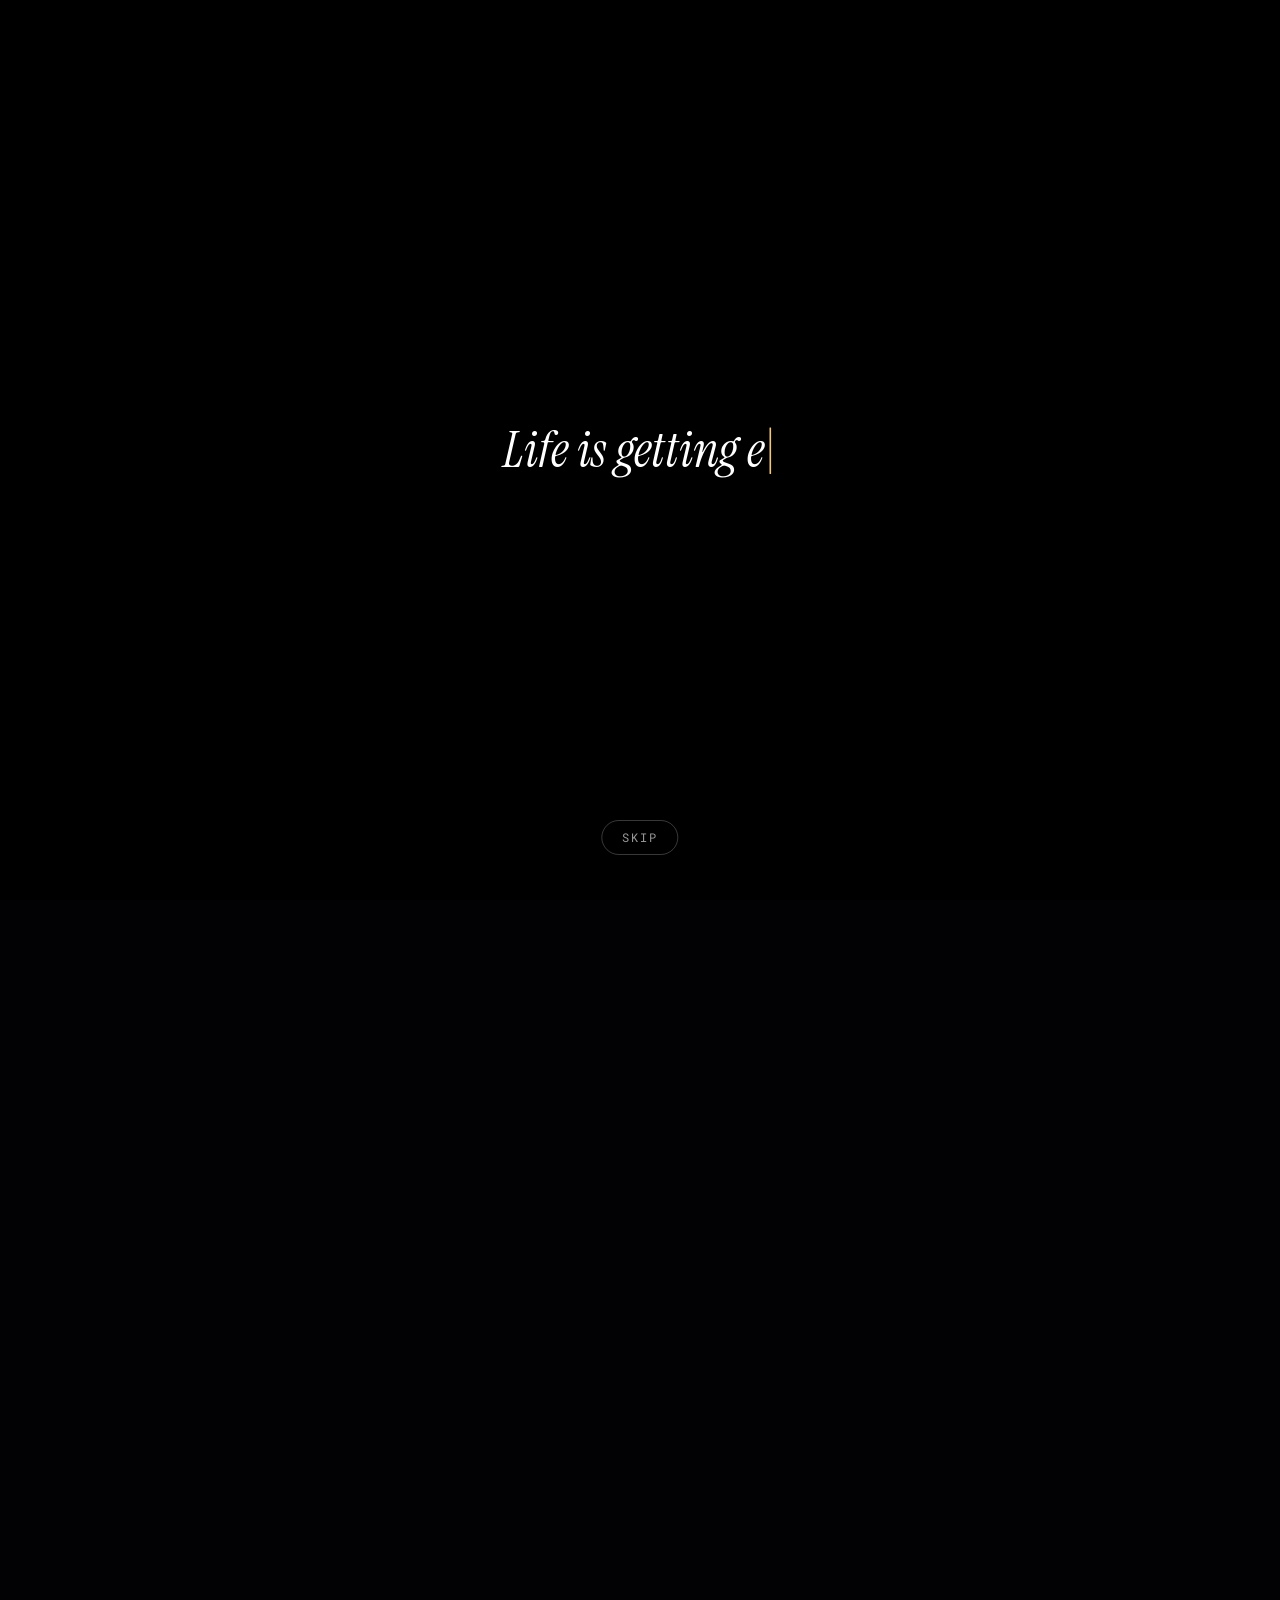
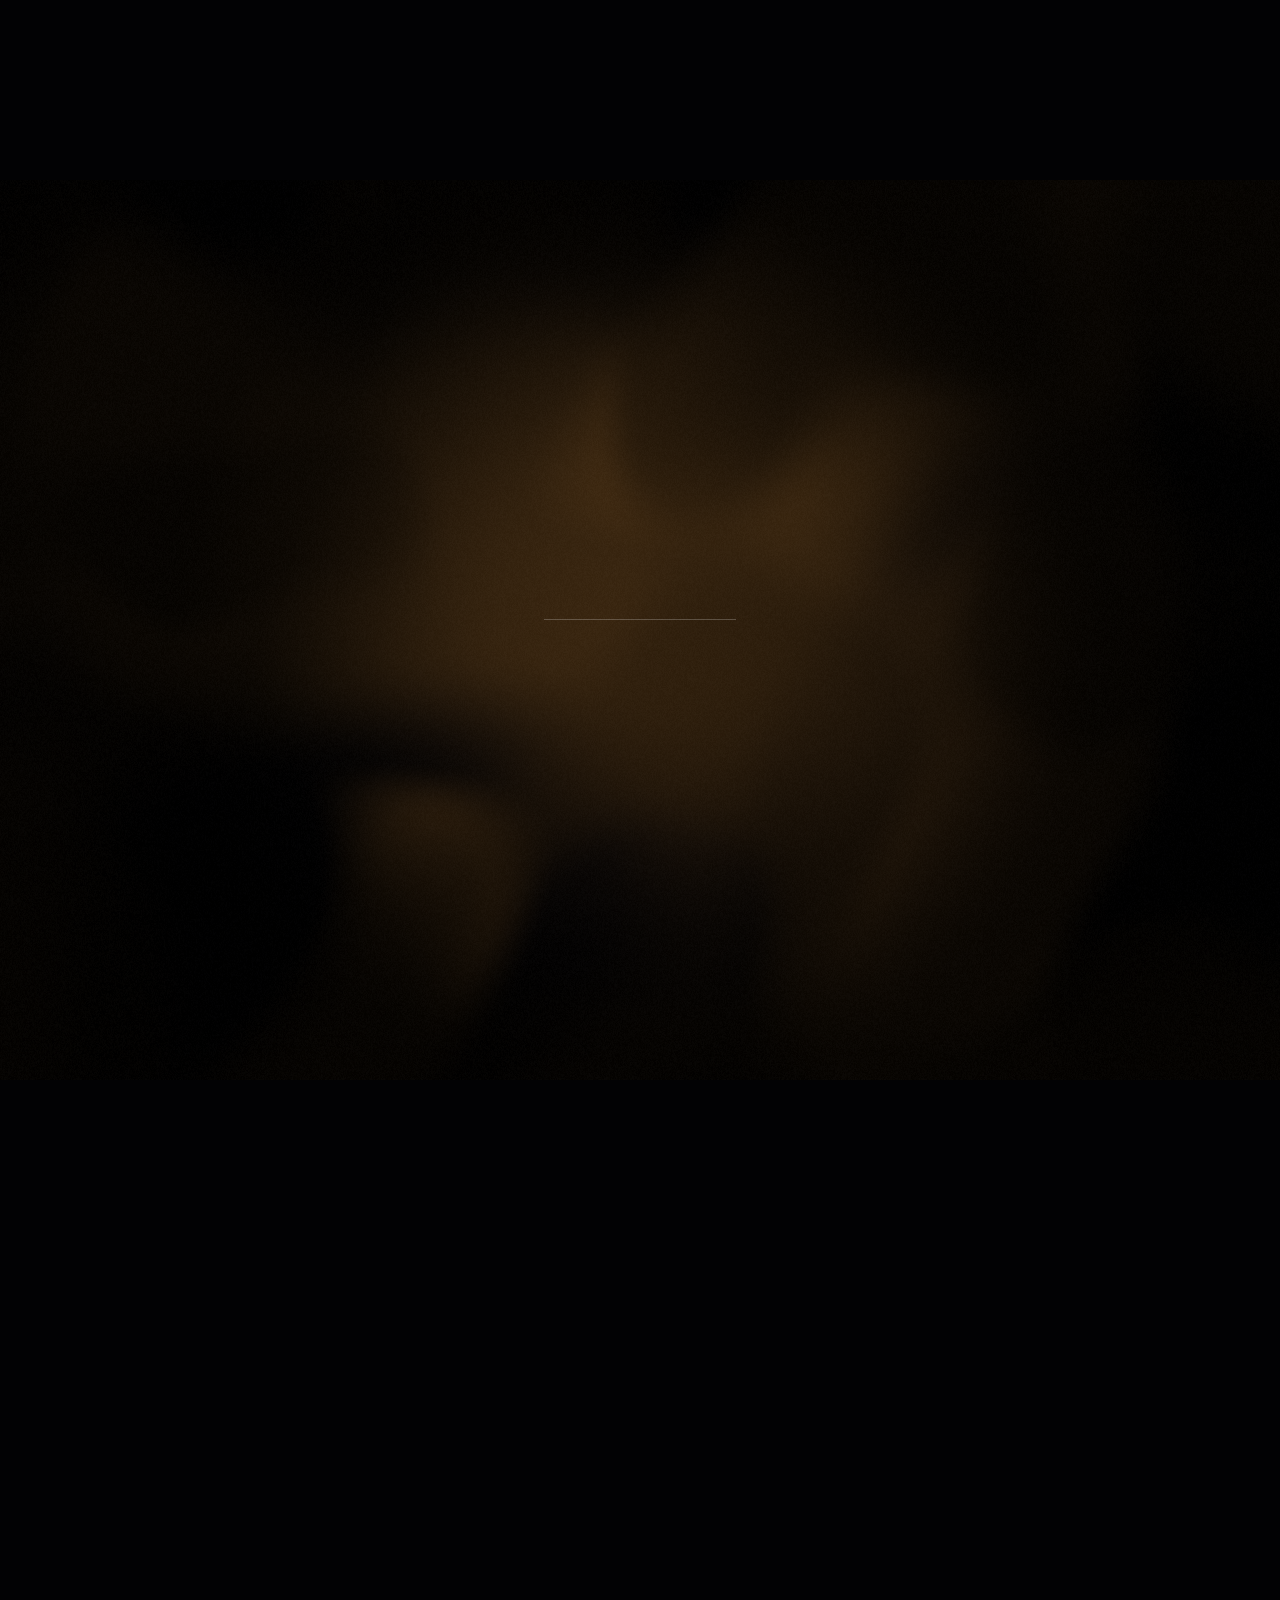
<file: index.html>
<!DOCTYPE html><html lang="en"><head><meta charSet="utf-8"/><meta name="viewport" content="width=device-width, initial-scale=1"/><link rel="stylesheet" href="/_next/static/css/index.LdIbG5nx.css" data-rsc-css-href="/_next/static/css/index.LdIbG5nx.css" data-precedence="vite-rsc/importer-resources"/><link rel="modulepreload" fetchPriority="low" href="/_next/static/chunks/index-BFUt_zBc.js"/><script src="/_next/static/chunks/rolldown-runtime-C60lm6uB.js" type="module" async=""></script><script src="/_next/static/chunks/framework-BgSIrAUN.js" type="module" async=""></script><link rel="preload" href="https://fonts.googleapis.com/css2?family=Instrument+Serif:ital@0;1&amp;family=Plus+Jakarta+Sans:ital,wght@0,200..800;1,200..800&amp;family=Roboto+Mono:wght@300;400;500&amp;display=swap" as="style"/><link rel="modulepreload" href="/_next/static/chunks/layout-segment-context-vY_sH7Ut.js" crossorigin=""/><link rel="modulepreload" href="/_next/static/chunks/ScrollVideo-nqRXMjJL.js" crossorigin=""/><link rel="modulepreload" href="/_next/static/chunks/HomeSections-CvyePIkG.js" crossorigin=""/><link rel="modulepreload" href="/_next/static/chunks/SiteNavigation-DFgPQIme.js" crossorigin=""/><title>Vortex AI | Financial Freedom</title><meta name="description" content="A cinematic journey into Vortex AI and financial freedom."/><link rel="shortcut icon" href="/favicon.svg"/><link rel="icon" href="/favicon.svg"/><link rel="preconnect" href="https://fonts.googleapis.com"/><link rel="preconnect" href="https://fonts.gstatic.com" crossorigin="anonymous"/><link href="https://fonts.googleapis.com/css2?family=Instrument+Serif:ital@0;1&amp;family=Plus+Jakarta+Sans:ital,wght@0,200..800;1,200..800&amp;family=Roboto+Mono:wght@300;400;500&amp;display=swap" rel="stylesheet"/><script>Object.assign(((self[Symbol.for("vinext.navigationRuntime")]??={bootstrap:{routeManifest:null},functions:{}}).bootstrap.rsc??={rsc:[]}),{params:{},nav:{"pathname":"/","searchParams":[]}})</script><link rel="modulepreload" href="/_next/static/chunks/index-BFUt_zBc.js" />
</head><body class="antialiased"><main class="vortex-page"><div class="typewriter-intro" role="presentation"><p class="typewriter-line"><span></span><span class="typewriter-caret" aria-hidden="true">|</span></p><button class="typewriter-skip" type="button">Skip</button></div><div style="height:100vh" class="relative w-full overflow-hidden aurora-fixed"><canvas class="pointer-events-none absolute inset-0 h-full w-full"></canvas><div class="relative z-10 h-full w-full"></div></div><nav class="site-nav" aria-label="Primary navigation" aria-hidden="true"><a class="site-nav-brand" href="/" aria-label="Vortex AI" tabindex="-1"><span class="site-nav-logo-viewport"><img src="/nav-logo-full.png" alt="Vortex AI"/></span></a><button class="site-nav-menu-toggle" type="button" aria-label="Open navigation menu" aria-expanded="false" disabled="" tabindex="-1"><span aria-hidden="true"></span><span aria-hidden="true"></span><span aria-hidden="true"></span></button><div class="site-nav-links"><a href="/mission" tabindex="-1">Our Mission</a><a href="/about" tabindex="-1">About Us</a><a href="https://votexaicalculator.netlify.app/" rel="noopener noreferrer" tabindex="-1" target="_blank">Calculator</a></div><div class="site-nav-actions"><button type="button" disabled="">Login</button><button class="is-primary" type="button" disabled="">Register</button></div></nav><section class="film-section intro-section" aria-label="Vortex AI introduction"><div class="film-shell"><div class="film-frame"><video class="scroll-video" muted="" playsInline="" preload="none" aria-hidden="true"></video><div class="opening-poster" aria-hidden="true"><video class="opening-loop" src="/vortex-man-5.mp4" autoPlay="" loop="" muted="" playsInline=""></video></div><div class="opening-copy"><div class="opening-title"><h1>AN OPPORTUNITY</h1><p class="opening-subtitle"><span>THAT LEADS TO</span><em>Financial</em><span>FREEDOM</span></p></div><div class="loading-status" role="progressbar" aria-label="Loading cinematic experience" aria-valuemin="0" aria-valuemax="100" aria-valuenow="0"><span class="loading-track" aria-hidden="true"><span class="loading-fill"></span></span><span class="sr-only">Loading <!-- -->0<!-- -->%</span></div><div class="scroll-cue" aria-hidden="true"><span>Scroll</span><i></i></div></div><div class="welcome-copy"><p>WELCOME TO</p><h2>VORTEX AI</h2></div></div></div></section><section id="our-mission" class="film-section human-ai-section" aria-label="Human intelligence and artificial intelligence"><div class="film-shell"><div class="film-frame human-ai-frame"><canvas class="handshake-canvas" aria-hidden="true"></canvas><div class="section-loading"><div class="loading-status" role="progressbar" aria-label="Loading cinematic experience" aria-valuemin="0" aria-valuemax="100" aria-valuenow="0"><span class="loading-track" aria-hidden="true"><span class="loading-fill"></span></span><span class="sr-only">Loading <!-- -->0<!-- -->%</span></div></div></div></div></section><section id="our-mission-statement" class="film-section mission-section" aria-label="A perfect combination of human intelligence and AI"><div class="film-shell"><div class="film-frame mission-frame"><div class="mission-copy fx fx-charfade"><p class="mission-eyebrow"><span class="w"><span class="u" style="--i:0">A</span></span> <span class="w"><span class="u" style="--i:1">p</span><span class="u" style="--i:2">e</span><span class="u" style="--i:3">r</span><span class="u" style="--i:4">f</span><span class="u" style="--i:5">e</span><span class="u" style="--i:6">c</span><span class="u" style="--i:7">t</span></span> <span class="w"><span class="u" style="--i:8">c</span><span class="u" style="--i:9">o</span><span class="u" style="--i:10">m</span><span class="u" style="--i:11">b</span><span class="u" style="--i:12">i</span><span class="u" style="--i:13">n</span><span class="u" style="--i:14">a</span><span class="u" style="--i:15">t</span><span class="u" style="--i:16">i</span><span class="u" style="--i:17">o</span><span class="u" style="--i:18">n</span></span> <span class="w"><span class="u" style="--i:19">o</span><span class="u" style="--i:20">f</span></span></p><h2 class="mission-heading"><span class="w"><span class="u" style="--i:21">H</span><span class="u" style="--i:22">u</span><span class="u" style="--i:23">m</span><span class="u" style="--i:24">a</span><span class="u" style="--i:25">n</span></span> <span class="w mission-accent"><span class="u" style="--i:26">I</span><span class="u" style="--i:27">n</span><span class="u" style="--i:28">t</span><span class="u" style="--i:29">e</span><span class="u" style="--i:30">l</span><span class="u" style="--i:31">l</span><span class="u" style="--i:32">i</span><span class="u" style="--i:33">g</span><span class="u" style="--i:34">e</span><span class="u" style="--i:35">n</span><span class="u" style="--i:36">c</span><span class="u" style="--i:37">e</span></span> <span class="w"><span class="u" style="--i:38">&amp;</span></span> <span class="w"><span class="u" style="--i:39">A</span><span class="u" style="--i:40">I</span></span></h2><p class="mission-caption"><span class="mission-line"><span class="w"><span class="u" style="--i:41">W</span><span class="u" style="--i:42">e</span></span> <span class="w"><span class="u" style="--i:43">f</span><span class="u" style="--i:44">i</span><span class="u" style="--i:45">n</span><span class="u" style="--i:46">d</span></span> <span class="w"><span class="u" style="--i:47">c</span><span class="u" style="--i:48">l</span><span class="u" style="--i:49">a</span><span class="u" style="--i:50">r</span><span class="u" style="--i:51">i</span><span class="u" style="--i:52">t</span><span class="u" style="--i:53">y</span></span> <span class="w"><span class="u" style="--i:54">w</span><span class="u" style="--i:55">h</span><span class="u" style="--i:56">e</span><span class="u" style="--i:57">r</span><span class="u" style="--i:58">e</span></span> <span class="w"><span class="u" style="--i:59">m</span><span class="u" style="--i:60">a</span><span class="u" style="--i:61">r</span><span class="u" style="--i:62">k</span><span class="u" style="--i:63">e</span><span class="u" style="--i:64">t</span><span class="u" style="--i:65">s</span></span> <span class="w"><span class="u" style="--i:66">a</span><span class="u" style="--i:67">r</span><span class="u" style="--i:68">e</span></span> <span class="w"><span class="u" style="--i:69">m</span><span class="u" style="--i:70">o</span><span class="u" style="--i:71">s</span><span class="u" style="--i:72">t</span></span> <span class="w"><span class="u" style="--i:73">v</span><span class="u" style="--i:74">o</span><span class="u" style="--i:75">l</span><span class="u" style="--i:76">a</span><span class="u" style="--i:77">t</span><span class="u" style="--i:78">i</span><span class="u" style="--i:79">l</span><span class="u" style="--i:80">e</span><span class="u" style="--i:81">,</span></span></span><span class="mission-line"><span class="w"><span class="u" style="--i:82">a</span><span class="u" style="--i:83">n</span><span class="u" style="--i:84">d</span></span> <span class="w"><span class="u" style="--i:85">b</span><span class="u" style="--i:86">r</span><span class="u" style="--i:87">i</span><span class="u" style="--i:88">n</span><span class="u" style="--i:89">g</span></span> <span class="w"><span class="u" style="--i:90">y</span><span class="u" style="--i:91">o</span><span class="u" style="--i:92">u</span></span> <span class="w"><span class="u" style="--i:93">o</span><span class="u" style="--i:94">n</span><span class="u" style="--i:95">l</span><span class="u" style="--i:96">y</span></span> <span class="w"><span class="u" style="--i:97">t</span><span class="u" style="--i:98">h</span><span class="u" style="--i:99">e</span></span> <span class="w"><span class="u" style="--i:100">o</span><span class="u" style="--i:101">p</span><span class="u" style="--i:102">p</span><span class="u" style="--i:103">o</span><span class="u" style="--i:104">r</span><span class="u" style="--i:105">t</span><span class="u" style="--i:106">u</span><span class="u" style="--i:107">n</span><span class="u" style="--i:108">i</span><span class="u" style="--i:109">t</span><span class="u" style="--i:110">i</span><span class="u" style="--i:111">e</span><span class="u" style="--i:112">s</span></span> <span class="w"><span class="u" style="--i:113">w</span><span class="u" style="--i:114">o</span><span class="u" style="--i:115">r</span><span class="u" style="--i:116">t</span><span class="u" style="--i:117">h</span></span> <span class="w"><span class="u" style="--i:118">t</span><span class="u" style="--i:119">a</span><span class="u" style="--i:120">k</span><span class="u" style="--i:121">i</span><span class="u" style="--i:122">n</span><span class="u" style="--i:123">g</span><span class="u" style="--i:124">.</span></span></span></p></div></div></div></section><section id="vortex-robot" class="film-section robot-slide-section" aria-label="Meet Vortey"><div class="film-shell"><div class="film-frame robot-frame"><video class="scroll-video robot-video" muted="" playsInline="" preload="none" controlsList="nodownload noplaybackrate noremoteplayback" disablePictureInPicture="" disableRemotePlayback="" draggable="false" aria-hidden="true"></video><canvas class="robot-backlight" aria-hidden="true" style="--reveal-start:0.72;--reveal-end:0.82"></canvas><div class="robot-intro-copy fx fx-maskrise"><p class="robot-intro-eyebrow"><span class="w"><span class="u" style="--i:0">Let&#x27;s</span></span></p><h2 class="robot-intro-heading"><span class="robot-intro-line"><span class="w robot-intro-accent"><span class="u" style="--i:1">Meet</span></span> <span class="w"><span class="u" style="--i:2">the</span></span> <span class="w"><span class="u" style="--i:3">Genius</span></span></span></h2></div><p class="robot-name" aria-hidden="true">VORTEY</p><div class="robot-reveal"><div class="robot-lede-panel"><p class="section-lede robot-lede">VORTEX is the intelligence at the center of our trading desk — scanning gold markets around the clock, executing with precision no human trader can match, and turning volatility into consistent profit for every investor behind it.</p></div><div class="stat-chip-row robot-stat-row"><span class="stat-chip"><svg xmlns="http://www.w3.org/2000/svg" width="24" height="24" viewBox="0 0 24 24" fill="none" stroke="currentColor" stroke-width="2" stroke-linecap="round" stroke-linejoin="round" class="lucide lucide-clock3 lucide-clock-3" aria-hidden="true"><circle cx="12" cy="12" r="10"></circle><path d="M12 6v6h4"></path></svg>24/7 Market Monitoring</span><span class="stat-chip"><svg xmlns="http://www.w3.org/2000/svg" width="24" height="24" viewBox="0 0 24 24" fill="none" stroke="currentColor" stroke-width="2" stroke-linecap="round" stroke-linejoin="round" class="lucide lucide-zap" aria-hidden="true"><path d="M15.914 4a1.5 1.5 0 00-2.474-1.561l-9 9A1.5 1.5 0 005.5 14h4.002a.5.5 0 01.471.666L8.086 20a1.5 1.5 0 002.475 1.56l9-9A1.5 1.5 0 0018.5 10h-3.997a.5.5 0 01-.472-.667z"></path></svg>Millisecond Execution</span><span class="stat-chip"><svg xmlns="http://www.w3.org/2000/svg" width="24" height="24" viewBox="0 0 24 24" fill="none" stroke="currentColor" stroke-width="2" stroke-linecap="round" stroke-linejoin="round" class="lucide lucide-coins" aria-hidden="true"><path d="M13.744 17.736a6 6 0 1 1-7.48-7.48"></path><path d="M15 6h1v4"></path><path d="m6.134 14.768.866-.5 2 3.464"></path><circle cx="16" cy="8" r="6"></circle></svg>Gold-Focused Strategy</span></div></div><div class="section-loading"><div class="loading-status" role="progressbar" aria-label="Loading cinematic experience" aria-valuemin="0" aria-valuemax="100" aria-valuenow="0"><span class="loading-track" aria-hidden="true"><span class="loading-fill"></span></span><span class="sr-only">Loading <!-- -->0<!-- -->%</span></div></div></div></div></section><section id="about-us" class="film-section gold-section" aria-label="Gold nugget opportunity"><div class="film-shell"><div class="film-frame gold-frame"><div style="height:100%" class="relative w-full overflow-hidden gold-aurora"><canvas class="pointer-events-none absolute inset-0 h-full w-full"></canvas><div class="relative z-10 h-full w-full"></div></div><video class="scroll-video" muted="" playsInline="" preload="none" controlsList="nodownload noplaybackrate noremoteplayback" disablePictureInPicture="" disableRemotePlayback="" draggable="false" aria-hidden="true"></video><div class="gold-intro fx fx-dolly"><h2 class="gold-intro-heading"><span class="w"><span class="u" style="--i:0">Why</span></span> <span class="w gold-intro-accent"><span class="u" style="--i:1">Gold?</span></span></h2><p class="gold-intro-sub"><span class="w"><span class="u" style="--i:2">The</span></span> <span class="w"><span class="u" style="--i:3">one</span></span> <span class="w"><span class="u" style="--i:4">asset</span></span> <span class="w"><span class="u" style="--i:5">that</span></span> <span class="w"><span class="u" style="--i:6">has</span></span> <span class="w"><span class="u" style="--i:7">outlived</span></span> <span class="w"><span class="u" style="--i:8">every</span></span> <span class="w"><span class="u" style="--i:9">currency.</span></span></p></div><div class="gold-showcase" aria-label="The enduring value of gold"><div class="gold-showcase-copy"><h2 class="fx fx-charfade"><span class="w"><span class="u" style="--i:0">G</span><span class="u" style="--i:1">o</span><span class="u" style="--i:2">l</span><span class="u" style="--i:3">d</span></span> <span class="w"><span class="u" style="--i:4">i</span><span class="u" style="--i:5">s</span></span> <span class="w"><span class="u" style="--i:6">n</span><span class="u" style="--i:7">o</span><span class="u" style="--i:8">t</span></span> <span class="w"><span class="u" style="--i:9">a</span></span> <span class="w"><span class="u" style="--i:10">c</span><span class="u" style="--i:11">o</span><span class="u" style="--i:12">m</span><span class="u" style="--i:13">m</span><span class="u" style="--i:14">o</span><span class="u" style="--i:15">d</span><span class="u" style="--i:16">i</span><span class="u" style="--i:17">t</span><span class="u" style="--i:18">y</span><span class="u" style="--i:19">;</span></span> <span class="w"><span class="u" style="--i:20">i</span><span class="u" style="--i:21">t</span><span class="u" style="--i:22">’</span><span class="u" style="--i:23">s</span><span class="u" style="--i:24"> </span><span class="u" style="--i:25">a</span><span class="u" style="--i:26"> </span></span><span class="w fx-accent"><span class="u" style="--i:27">l</span><span class="u" style="--i:28">e</span><span class="u" style="--i:29">g</span><span class="u" style="--i:30">a</span><span class="u" style="--i:31">c</span><span class="u" style="--i:32">y</span><span class="u" style="--i:33">.</span></span></h2><p>Gold has proven its value for thousands of years.</p></div><div class="gold-feature-grid"><article class="gold-feature-card"><img src="/gold-card-origin.webp" alt="A raw gold nugget glowing from within" draggable="false" loading="lazy"/><div class="gold-feature-card-copy"><h3>A timeless store of value</h3><p>Preserving wealth across generations.</p></div></article><article class="gold-feature-card"><img src="/gold-card-scarcity.webp" alt="Gold surrounded by mineral fragments" draggable="false" loading="lazy"/><div class="gold-feature-card-copy"><h3>Scarce by nature</h3><p>Finite supply supports enduring value.</p></div></article><article class="gold-feature-card"><img src="/gold-card-resilience.webp" alt="A finished gold nugget suspended above stone" draggable="false" loading="lazy"/><div class="gold-feature-card-copy"><h3>Resilient through cycles</h3><p>A trusted asset in uncertain markets.</p></div></article></div></div><div class="section-loading"><div class="loading-status" role="progressbar" aria-label="Loading cinematic experience" aria-valuemin="0" aria-valuemax="100" aria-valuenow="0"><span class="loading-track" aria-hidden="true"><span class="loading-fill"></span></span><span class="sr-only">Loading <!-- -->0<!-- -->%</span></div></div></div></div></section><section id="calculator-cta" class="film-section seed-slide-section" aria-label="Financial freedom calculator"><div class="film-shell"><div class="film-frame seed-frame"><div class="seed-bg" role="img" aria-label="A glowing seed rooted in dark sand under a beam of light, representing your initial investment"></div><div class="seed-scrim" aria-hidden="true"></div><div class="seed-shell"><div class="seed-intro"><h2 class="seed-heading"><span class="fx fx-charfade seed-heading-text"><span class="w"><span class="u" style="--i:0">T</span><span class="u" style="--i:1">h</span><span class="u" style="--i:2">e</span></span> <span class="w"><span class="u" style="--i:3">S</span><span class="u" style="--i:4">e</span><span class="u" style="--i:5">e</span><span class="u" style="--i:6">d</span></span></span><span class="seed-heading-line" aria-hidden="true"></span></h2><p class="seed-subtitle">Your investment</p><a class="cta-button cta-button-ghost seed-cta" href="https://votexaicalculator.netlify.app/" target="_blank" rel="noopener noreferrer">Open the Calculator<svg xmlns="http://www.w3.org/2000/svg" width="24" height="24" viewBox="0 0 24 24" fill="none" stroke="currentColor" stroke-width="2" stroke-linecap="round" stroke-linejoin="round" class="lucide lucide-arrow-up-right" aria-hidden="true"><path d="M7 7h10v10"></path><path d="M7 17 17 7"></path></svg></a></div><div class="seed-steps"><div class="seed-step"><div class="seed-card"><span class="step-index" aria-hidden="true"><svg xmlns="http://www.w3.org/2000/svg" width="24" height="24" viewBox="0 0 24 24" fill="none" stroke="currentColor" stroke-width="2" stroke-linecap="round" stroke-linejoin="round" class="lucide lucide-wallet" aria-hidden="true"><path d="M19 7V4a1 1 0 0 0-1-1H5a2 2 0 0 0 0 4h15a1 1 0 0 1 1 1v4h-3a2 2 0 0 0 0 4h3a1 1 0 0 0 1-1v-2a1 1 0 0 0-1-1"></path><path d="M3 5v14a2 2 0 0 0 2 2h15a1 1 0 0 0 1-1v-4"></path></svg></span><h3 class="step-title"><span class="step-number">1<!-- -->.</span> <!-- -->You Deposit</h3><p class="step-copy">Fund your account with a one-time seed investment — as little or as much as you&#x27;re ready to put to work.</p></div></div><div class="seed-step"><div class="seed-card"><span class="step-index" aria-hidden="true"><svg xmlns="http://www.w3.org/2000/svg" width="24" height="24" viewBox="0 0 24 24" fill="none" stroke="currentColor" stroke-width="2" stroke-linecap="round" stroke-linejoin="round" class="lucide lucide-bot" aria-hidden="true"><path d="M12 8V4H8"></path><rect width="16" height="12" x="4" y="8" rx="2"></rect><path d="M2 14h2"></path><path d="M20 14h2"></path><path d="M15 13v2"></path><path d="M9 13v2"></path></svg></span><h3 class="step-title"><span class="step-number">2<!-- -->.</span> <!-- -->Vortex AI Trades</h3><p class="step-copy">Our engine works the gold markets around the clock, compounding your capital month after month.</p></div></div><div class="seed-step"><div class="seed-card"><span class="step-index" aria-hidden="true"><svg xmlns="http://www.w3.org/2000/svg" width="24" height="24" viewBox="0 0 24 24" fill="none" stroke="currentColor" stroke-width="2" stroke-linecap="round" stroke-linejoin="round" class="lucide lucide-trending-up" aria-hidden="true"><path d="M16 7h6v6"></path><path d="m22 7-8.5 8.5-5-5L2 17"></path></svg></span><h3 class="step-title"><span class="step-number">3<!-- -->.</span> <!-- -->You Profit</h3><p class="step-copy">Withdraw your monthly returns as residual income, or let them compound toward a larger goal.</p></div></div></div></div></div></div></section><section id="financial-goal" class="content-section calculator-section" aria-label="Financial goal planning"><div class="content-shell"><p class="section-eyebrow fx fx-charfade" data-reveal="true"><span class="w"><span class="u" style="--i:0">P</span><span class="u" style="--i:1">l</span><span class="u" style="--i:2">a</span><span class="u" style="--i:3">n</span></span> <span class="w"><span class="u" style="--i:4">Y</span><span class="u" style="--i:5">o</span><span class="u" style="--i:6">u</span><span class="u" style="--i:7">r</span></span> <span class="w"><span class="u" style="--i:8">F</span><span class="u" style="--i:9">r</span><span class="u" style="--i:10">e</span><span class="u" style="--i:11">e</span><span class="u" style="--i:12">d</span><span class="u" style="--i:13">o</span><span class="u" style="--i:14">m</span></span></p><h2 class="section-heading fx fx-charfade" data-reveal="true"><span class="w"><span class="u" style="--i:15">F</span><span class="u" style="--i:16">i</span><span class="u" style="--i:17">n</span><span class="u" style="--i:18">a</span><span class="u" style="--i:19">n</span><span class="u" style="--i:20">c</span><span class="u" style="--i:21">i</span><span class="u" style="--i:22">a</span><span class="u" style="--i:23">l</span></span> <span class="w"><span class="u" style="--i:24">F</span><span class="u" style="--i:25">r</span><span class="u" style="--i:26">e</span><span class="u" style="--i:27">e</span><span class="u" style="--i:28">d</span><span class="u" style="--i:29">o</span><span class="u" style="--i:30">m</span></span> <span class="w"><span class="u" style="--i:31">I</span><span class="u" style="--i:32">s</span></span> <span class="w"><span class="u" style="--i:33">a</span></span> <span class="w fx-accent"><span class="u" style="--i:34">F</span><span class="u" style="--i:35">o</span><span class="u" style="--i:36">r</span><span class="u" style="--i:37">m</span><span class="u" style="--i:38">u</span><span class="u" style="--i:39">l</span><span class="u" style="--i:40">a</span><span class="u" style="--i:41">,</span></span> <span class="w"><span class="u" style="--i:42">N</span><span class="u" style="--i:43">o</span><span class="u" style="--i:44">t</span></span> <span class="w"><span class="u" style="--i:45">a</span></span> <span class="w"><span class="u" style="--i:46">G</span><span class="u" style="--i:47">u</span><span class="u" style="--i:48">e</span><span class="u" style="--i:49">s</span><span class="u" style="--i:50">s</span></span></h2><div data-reveal="true"><p class="section-lede">Every plan starts the same way: know what freedom costs you each month, then work backward to the seed and time it takes to get there.</p><div class="formula-banner"><span>Financial Freedom</span><span class="formula-op">=</span><strong>Passive Income</strong><span class="formula-op">&gt;</span><span>Living Expenses</span></div></div><div class="step-track step-track-4"><div data-reveal="true"><div class="step"><span class="step-index" aria-hidden="true"><svg xmlns="http://www.w3.org/2000/svg" width="24" height="24" viewBox="0 0 24 24" fill="none" stroke="currentColor" stroke-width="2" stroke-linecap="round" stroke-linejoin="round" class="lucide lucide-target" aria-hidden="true"><circle cx="12" cy="12" r="10"></circle><circle cx="12" cy="12" r="6"></circle><circle cx="12" cy="12" r="2"></circle></svg></span><h3 class="step-title"><span class="step-number">1<!-- -->.</span> <!-- -->Know Your Number</h3><p class="step-copy">Add up your monthly living expenses to find the passive income you actually need to be free.</p></div></div><div data-reveal="true"><div class="step"><span class="step-index" aria-hidden="true"><svg xmlns="http://www.w3.org/2000/svg" width="24" height="24" viewBox="0 0 24 24" fill="none" stroke="currentColor" stroke-width="2" stroke-linecap="round" stroke-linejoin="round" class="lucide lucide-piggy-bank" aria-hidden="true"><path d="M11 17h3v2a1 1 0 0 0 1 1h2a1 1 0 0 0 1-1v-3a3.16 3.16 0 0 0 2-2h1a1 1 0 0 0 1-1v-2a1 1 0 0 0-1-1h-1a5 5 0 0 0-2-4V3a4 4 0 0 0-3.2 1.6l-.3.4H11a6 6 0 0 0-6 6v1a5 5 0 0 0 2 4v3a1 1 0 0 0 1 1h2a1 1 0 0 0 1-1z"></path><path d="M16 10h.01"></path><path d="M2 8v1a2 2 0 0 0 2 2h1"></path></svg></span><h3 class="step-title"><span class="step-number">2<!-- -->.</span> <!-- -->Set Your Seed</h3><p class="step-copy">Decide how much capital you&#x27;re ready to put to work as your starting deposit.</p></div></div><div data-reveal="true"><div class="step"><span class="step-index" aria-hidden="true"><svg xmlns="http://www.w3.org/2000/svg" width="24" height="24" viewBox="0 0 24 24" fill="none" stroke="currentColor" stroke-width="2" stroke-linecap="round" stroke-linejoin="round" class="lucide lucide-repeat" aria-hidden="true"><path d="m17 2 4 4-4 4"></path><path d="M3 11v-1a4 4 0 0 1 4-4h14"></path><path d="m7 22-4-4 4-4"></path><path d="M21 13v1a4 4 0 0 1-4 4H3"></path></svg></span><h3 class="step-title"><span class="step-number">3<!-- -->.</span> <!-- -->Let It Compound</h3><p class="step-copy">Vortex AI grows your seed month over month, trading the gold markets on your behalf.</p></div></div><div data-reveal="true"><div class="step"><span class="step-index" aria-hidden="true"><svg xmlns="http://www.w3.org/2000/svg" width="24" height="24" viewBox="0 0 24 24" fill="none" stroke="currentColor" stroke-width="2" stroke-linecap="round" stroke-linejoin="round" class="lucide lucide-sparkles" aria-hidden="true"><path d="M11.017 2.814a1 1 0 0 1 1.966 0l1.051 5.558a2 2 0 0 0 1.594 1.594l5.558 1.051a1 1 0 0 1 0 1.966l-5.558 1.051a2 2 0 0 0-1.594 1.594l-1.051 5.558a1 1 0 0 1-1.966 0l-1.051-5.558a2 2 0 0 0-1.594-1.594l-5.558-1.051a1 1 0 0 1 0-1.966l5.558-1.051a2 2 0 0 0 1.594-1.594z"></path><path d="M20 2v4"></path><path d="M22 4h-4"></path><circle cx="4" cy="20" r="2"></circle></svg></span><h3 class="step-title"><span class="step-number">4<!-- -->.</span> <!-- -->Live Financially Free</h3><p class="step-copy">Once your monthly profit clears your expenses, the freedom is yours to keep.</p></div></div></div><div data-reveal="true"><a class="goal-footnote" href="https://votexaicalculator.netlify.app/" target="_blank" rel="noopener noreferrer">Plan your exact number in the Financial Goal calculator<svg xmlns="http://www.w3.org/2000/svg" width="24" height="24" viewBox="0 0 24 24" fill="none" stroke="currentColor" stroke-width="2" stroke-linecap="round" stroke-linejoin="round" class="lucide lucide-arrow-up-right" aria-hidden="true"><path d="M7 7h10v10"></path><path d="M7 17 17 7"></path></svg></a></div></div></section><section id="grow-money" class="content-section grow-money-section" aria-label="Principles of growing your money"><div class="content-shell"><div class="grow-content-box"><p class="section-eyebrow fx fx-charfade" data-reveal="true"><span class="w"><span class="u" style="--i:0">P</span><span class="u" style="--i:1">r</span><span class="u" style="--i:2">i</span><span class="u" style="--i:3">n</span><span class="u" style="--i:4">c</span><span class="u" style="--i:5">i</span><span class="u" style="--i:6">p</span><span class="u" style="--i:7">l</span><span class="u" style="--i:8">e</span><span class="u" style="--i:9">s</span></span> <span class="w"><span class="u" style="--i:10">o</span><span class="u" style="--i:11">f</span></span> <span class="w"><span class="u" style="--i:12">G</span><span class="u" style="--i:13">r</span><span class="u" style="--i:14">o</span><span class="u" style="--i:15">w</span><span class="u" style="--i:16">t</span><span class="u" style="--i:17">h</span></span></p><h2 class="section-heading fx fx-charfade" data-reveal="true"><span class="w"><span class="u" style="--i:18">F</span><span class="u" style="--i:19">o</span><span class="u" style="--i:20">u</span><span class="u" style="--i:21">r</span></span> <span class="w"><span class="u" style="--i:22">R</span><span class="u" style="--i:23">u</span><span class="u" style="--i:24">l</span><span class="u" style="--i:25">e</span><span class="u" style="--i:26">s</span></span> <span class="w"><span class="u" style="--i:27">B</span><span class="u" style="--i:28">e</span><span class="u" style="--i:29">h</span><span class="u" style="--i:30">i</span><span class="u" style="--i:31">n</span><span class="u" style="--i:32">d</span></span> <span class="w"><span class="u" style="--i:33">E</span><span class="u" style="--i:34">v</span><span class="u" style="--i:35">e</span><span class="u" style="--i:36">r</span><span class="u" style="--i:37">y</span></span> <span class="w fx-accent"><span class="u" style="--i:38">F</span><span class="u" style="--i:39">o</span><span class="u" style="--i:40">r</span><span class="u" style="--i:41">t</span><span class="u" style="--i:42">u</span><span class="u" style="--i:43">n</span><span class="u" style="--i:44">e</span></span></h2><div style="opacity:0;transform:translateY(28px)"><p class="section-lede">None of this is luck. Every lasting fortune is built on the same small set of habits — Vortex AI just executes them without fail.</p></div><div class="grow-grid"><div style="opacity:0;transform:translateY(28px)"><article class="grow-card"><div class="grow-card-icon"><svg xmlns="http://www.w3.org/2000/svg" width="24" height="24" viewBox="0 0 24 24" fill="none" stroke="currentColor" stroke-width="2" stroke-linecap="round" stroke-linejoin="round" class="lucide lucide-clock3 lucide-clock-3" aria-hidden="true"><circle cx="12" cy="12" r="10"></circle><path d="M12 6v6h4"></path></svg></div><h3>Start Early</h3><p>Time is the multiplier compounding needs most. The sooner your seed is working, the larger it grows.</p></article></div><div style="opacity:0;transform:translateY(28px)"><article class="grow-card"><div class="grow-card-icon"><svg xmlns="http://www.w3.org/2000/svg" width="24" height="24" viewBox="0 0 24 24" fill="none" stroke="currentColor" stroke-width="2" stroke-linecap="round" stroke-linejoin="round" class="lucide lucide-repeat" aria-hidden="true"><path d="m17 2 4 4-4 4"></path><path d="M3 11v-1a4 4 0 0 1 4-4h14"></path><path d="m7 22-4-4 4-4"></path><path d="M21 13v1a4 4 0 0 1-4 4H3"></path></svg></div><h3>Stay Consistent</h3><p>Regular monthly deposits accelerate compounding far faster than a single lump sum ever could.</p></article></div><div style="opacity:0;transform:translateY(28px)"><article class="grow-card"><div class="grow-card-icon"><svg xmlns="http://www.w3.org/2000/svg" width="24" height="24" viewBox="0 0 24 24" fill="none" stroke="currentColor" stroke-width="2" stroke-linecap="round" stroke-linejoin="round" class="lucide lucide-coins" aria-hidden="true"><path d="M13.744 17.736a6 6 0 1 1-7.48-7.48"></path><path d="M15 6h1v4"></path><path d="m6.134 14.768.866-.5 2 3.464"></path><circle cx="16" cy="8" r="6"></circle></svg></div><h3>Hedge With Gold</h3><p>Gold has preserved wealth through every downturn for centuries — a stable core for volatile times.</p></article></div><div style="opacity:0;transform:translateY(28px)"><article class="grow-card"><div class="grow-card-icon"><svg xmlns="http://www.w3.org/2000/svg" width="24" height="24" viewBox="0 0 24 24" fill="none" stroke="currentColor" stroke-width="2" stroke-linecap="round" stroke-linejoin="round" class="lucide lucide-gauge" aria-hidden="true"><path d="m12 14 4-4"></path><path d="M3.34 19a10 10 0 1 1 17.32 0"></path></svg></div><h3>Automate the Discipline</h3><p>Vortex AI removes emotion from the equation, executing the plan with total consistency.</p></article></div></div></div></div></section><section id="contact" class="content-section contact-section" aria-label="Contact Vortex AI"><div class="content-shell"><p class="section-eyebrow fx fx-charfade" data-reveal="true"><span class="w"><span class="u" style="--i:0">G</span><span class="u" style="--i:1">e</span><span class="u" style="--i:2">t</span></span> <span class="w"><span class="u" style="--i:3">i</span><span class="u" style="--i:4">n</span></span> <span class="w"><span class="u" style="--i:5">t</span><span class="u" style="--i:6">o</span><span class="u" style="--i:7">u</span><span class="u" style="--i:8">c</span><span class="u" style="--i:9">h</span></span></p><h2 class="section-heading fx fx-charfade" data-reveal="true"><span class="w"><span class="u" style="--i:10">W</span><span class="u" style="--i:11">o</span><span class="u" style="--i:12">u</span><span class="u" style="--i:13">l</span><span class="u" style="--i:14">d</span></span> <span class="w"><span class="u" style="--i:15">y</span><span class="u" style="--i:16">o</span><span class="u" style="--i:17">u</span></span> <span class="w"><span class="u" style="--i:18">l</span><span class="u" style="--i:19">i</span><span class="u" style="--i:20">k</span><span class="u" style="--i:21">e</span></span> <span class="w"><span class="u" style="--i:22">t</span><span class="u" style="--i:23">o</span></span> <span class="w"><span class="u" style="--i:24">k</span><span class="u" style="--i:25">n</span><span class="u" style="--i:26">o</span><span class="u" style="--i:27">w</span></span> <span class="w"><span class="u" style="--i:28">m</span><span class="u" style="--i:29">o</span><span class="u" style="--i:30">r</span><span class="u" style="--i:31">e</span></span> <span class="w"><span class="u" style="--i:32">a</span><span class="u" style="--i:33">b</span><span class="u" style="--i:34">o</span><span class="u" style="--i:35">u</span><span class="u" style="--i:36">t</span></span> <span class="w"><span class="u" style="--i:37">y</span><span class="u" style="--i:38">o</span><span class="u" style="--i:39">u</span><span class="u" style="--i:40">r</span></span> <span class="w fx-accent"><span class="u" style="--i:41">f</span><span class="u" style="--i:42">i</span><span class="u" style="--i:43">n</span><span class="u" style="--i:44">a</span><span class="u" style="--i:45">n</span><span class="u" style="--i:46">c</span><span class="u" style="--i:47">i</span><span class="u" style="--i:48">a</span><span class="u" style="--i:49">l</span></span> <span class="w fx-accent"><span class="u" style="--i:50">f</span><span class="u" style="--i:51">r</span><span class="u" style="--i:52">e</span><span class="u" style="--i:53">e</span><span class="u" style="--i:54">d</span><span class="u" style="--i:55">o</span><span class="u" style="--i:56">m</span></span> <span class="w"><span class="u" style="--i:57">d</span><span class="u" style="--i:58">r</span><span class="u" style="--i:59">i</span><span class="u" style="--i:60">v</span><span class="u" style="--i:61">e</span><span class="u" style="--i:62">?</span></span></h2><div data-reveal="true"><p class="section-lede">Contact us now.</p></div><form class="contact-form" name="contact" data-netlify="true" netlify-honeypot="bot-field" data-reveal="true" method="POST"><input type="hidden" name="form-name" value="contact"/><p class="contact-honeypot"><label>Leave this empty <input tabindex="-1" name="bot-field"/></label></p><div class="contact-row"><label class="contact-field"><span>Name</span><input type="text" autoComplete="name" required="" name="name"/></label><label class="contact-field"><span>Email</span><input type="email" autoComplete="email" required="" name="email"/></label></div><label class="contact-field"><span>Message</span><textarea name="message" rows="4" required=""></textarea></label><button class="cta-button contact-submit" type="submit">Send message<svg xmlns="http://www.w3.org/2000/svg" width="24" height="24" viewBox="0 0 24 24" fill="none" stroke="currentColor" stroke-width="2" stroke-linecap="round" stroke-linejoin="round" class="lucide lucide-arrow-up-right" aria-hidden="true"><path d="M7 7h10v10"></path><path d="M7 17 17 7"></path></svg></button></form></div></section><footer class="site-footer"><div class="footer-shell"><div class="footer-top"><div><div class="footer-brand-logo"><img src="/nav-logo-full.png" alt="" aria-hidden="true" class="footer-brand-mark"/></div><p class="footer-tagline">An opportunity that leads to financial freedom — powered by AI, backed by gold.</p></div><div class="footer-col"><h4>Explore</h4><ul><li><a href="/mission">Our Mission</a></li><li><a href="/#vortex-robot">The Robot</a></li><li><a href="/about">About Us</a></li><li><a href="/#grow-money">Grow Your Money</a></li></ul></div><div class="footer-col"><h4>Plan Your Freedom</h4><ul><li><a href="/#calculator-cta">Seed Calculator</a></li><li><a href="/#financial-goal">Financial Goal</a></li><li><a href="https://votexaicalculator.netlify.app/" target="_blank" rel="noopener noreferrer">Open Calculator</a></li></ul></div></div><hr class="footer-divider"/><div class="footer-bottom"><span>© <!-- -->2026<!-- --> Vortex AI. All rights reserved.</span><span class="footer-disclaimer">Trading involves risk, including possible loss of principal. Past performance is not indicative of future results.</span></div></div></footer></main><script type="module" src="/_next/static/chunks/index-BFUt_zBc.js" id="_R_" async=""></script><script>((self[Symbol.for("vinext.navigationRuntime")]??={bootstrap:{routeManifest:null},functions:{}}).bootstrap.rsc??={rsc:[]}).rsc.push("2:I[\"8c0f216c4604\",[],\"Children\",1]\n")</script><script>((self[Symbol.for("vinext.navigationRuntime")]??={bootstrap:{routeManifest:null},functions:{}}).bootstrap.rsc??={rsc:[]}).rsc.push("3:I[\"593f344dc510\",[],\"GlobalErrorBoundary\",1]\n")</script><script>((self[Symbol.for("vinext.navigationRuntime")]??={bootstrap:{routeManifest:null},functions:{}}).bootstrap.rsc??={rsc:[]}).rsc.push("4:I[\"0b874ad30386\",[],\"default\",1]\n")</script><script>((self[Symbol.for("vinext.navigationRuntime")]??={bootstrap:{routeManifest:null},functions:{}}).bootstrap.rsc??={rsc:[]}).rsc.push("5:I[\"593f344dc510\",[],\"ErrorBoundary\",1]\n")</script><script>((self[Symbol.for("vinext.navigationRuntime")]??={bootstrap:{routeManifest:null},functions:{}}).bootstrap.rsc??={rsc:[]}).rsc.push("6:I[\"15c18cfaeeff\",[],\"LayoutSegmentProvider\",1]\n")</script><script>((self[Symbol.for("vinext.navigationRuntime")]??={bootstrap:{routeManifest:null},functions:{}}).bootstrap.rsc??={rsc:[]}).rsc.push("7:I[\"8c0f216c4604\",[],\"Slot\",1]\n")</script><script>((self[Symbol.for("vinext.navigationRuntime")]??={bootstrap:{routeManifest:null},functions:{}}).bootstrap.rsc??={rsc:[]}).rsc.push("8:I[\"9276801271d6\",[],\"AppRouterScrollTarget\",1]\n")</script><script>((self[Symbol.for("vinext.navigationRuntime")]??={bootstrap:{routeManifest:null},functions:{}}).bootstrap.rsc??={rsc:[]}).rsc.push("9:I[\"593f344dc510\",[],\"RedirectBoundary\",1]\n")</script><script>((self[Symbol.for("vinext.navigationRuntime")]??={bootstrap:{routeManifest:null},functions:{}}).bootstrap.rsc??={rsc:[]}).rsc.push(":HL[\"/_next/static/css/index.LdIbG5nx.css\",\"style\"     ]\n")</script><script>((self[Symbol.for("vinext.navigationRuntime")]??={bootstrap:{routeManifest:null},functions:{}}).bootstrap.rsc??={rsc:[]}).rsc.push(":HL[\"https://fonts.googleapis.com/css2?family=Instrument+Serif:ital@0;1\u0026family=Plus+Jakarta+Sans:ital,wght@0,200..800;1,200..800\u0026family=Roboto+Mono:wght@300;400;500\u0026display=swap\",\"style\"     ]\n")</script><script>((self[Symbol.for("vinext.navigationRuntime")]??={bootstrap:{routeManifest:null},functions:{}}).bootstrap.rsc??={rsc:[]}).rsc.push("0:{\"__route\":\"route:/\",\"__interceptionContext\":null,\"__layoutIds\":[\"layout:/\"],\"__rootLayout\":\"/\",\"__sourcePage\":\"/page\",\"page:/\":\"$L1\",\"layout:/\":[[[[\"$\",\"link\",\"css:/_next/static/css/index.LdIbG5nx.css\",{\"rel\":\"stylesheet\",\"precedence\":\"vite-rsc/importer-resources\",\"href\":\"/_next/static/css/index.LdIbG5nx.css\",\"data-rsc-css-href\":\"/_next/static/css/index.LdIbG5nx.css\"}],\"$undefined\"],[\"$\",\"html\",null,{\"lang\":\"en\",\"children\":[[\"$\",\"head\",null,{\"children\":[[\"$\",\"link\",null,{\"rel\":\"preconnect\",\"href\":\"https://fonts.googleapis.com\"}],[\"$\",\"link\",null,{\"rel\":\"preconnect\",\"href\":\"https://fonts.gstatic.com\",\"crossOrigin\":\"anonymous\"}],[\"$\",\"link\",null,{\"href\":\"https://fonts.googleapis.com/css2?family=Instrument+Serif:ital@0;1\u0026family=Plus+Jakarta+Sans:ital,wght@0,200..800;1,200..800\u0026family=Roboto+Mono:wght@300;400;500\u0026display=swap\",\"rel\":\"stylesheet\"}]]}],[\"$\",\"body\",null,{\"className\":\"antialiased\",\"children\":[\"$\",\"$L2\",null,{}]}]]}]],null],\"route:/\":[[[\"$\",\"meta\",null,{\"charSet\":\"utf-8\"}],[[\"$\",\"title\",\"0\",{\"children\":\"Vortex AI | Financial Freedom\"}],[\"$\",\"meta\",\"1\",{\"name\":\"description\",\"content\":\"A cinematic journey into Vortex AI and financial freedom.\"}],[\"$\",\"link\",\"2\",{\"rel\":\"shortcut icon\",\"href\":\"/favicon.svg\"}],[\"$\",\"link\",\"3\",{\"rel\":\"icon\",\"href\":\"/favicon.svg\"}]],[[\"$\",\"meta\",\"0\",{\"name\":\"viewport\",\"content\":\"width=device-width, initial-scale=1\"}]]],[\"$\",\"$L3\",null,{\"fallback\":\"$4\",\"children\":[\"$\",\"$L5\",null,{\"fallback\":\"$4\",\"children\":[\"$\",\"$L6\",null,{\"providerId\":\"layout:/\",\"segmentMap\":{\"children\":[]},\"children\":[\"$\",\"$L7\",null,{\"id\":\"layout:/\",\"parallelSlots\":\"$undefined\",\"children\":[\"$\",\"$L8\",null,{\"children\":[\"$\",\"$L9\",null,{\"children\":[[\"$\",\"$L6\",null,{\"providerId\":\"page:/\",\"segmentMap\":{\"children\":[\"__PAGE__\"]},\"children\":[\"$\",\"$L7\",null,{\"id\":\"page:/\"}]}],null]}]}]}]}]}]}],null,null],\"__layoutFlags\":{\"layout:/\":\"s\"},\"__artifactCompatibility\":{\"schemaVersion\":1,\"graphVersion\":\"app-route-graph:1177fd80f83fa7b0\",\"deploymentVersion\":\"5cbc5ebb-9104-4664-b67b-b5694ac622ce\",\"appElementsSchemaVersion\":1,\"rscPayloadSchemaVersion\":1,\"rootBoundaryId\":\"/\",\"renderEpoch\":null},\"__renderObservation\":{\"schemaVersion\":1,\"output\":{\"kind\":\"app-rsc\",\"mountedSlotsFingerprint\":null,\"renderEpoch\":null,\"rootBoundaryId\":\"/\",\"routeId\":\"route:/\"},\"completeness\":\"partial\",\"boundaryOutcome\":{\"kind\":\"unknown\"},\"requestApis\":[{\"kind\":\"connection\",\"status\":\"unknown\"},{\"kind\":\"cookies\",\"status\":\"unknown\"},{\"kind\":\"draftMode\",\"status\":\"unknown\"},{\"kind\":\"headers\",\"status\":\"unknown\"},{\"kind\":\"params\",\"status\":\"unknown\"},{\"kind\":\"searchParams\",\"status\":\"unknown\"}],\"dynamicFetches\":[],\"cacheTags\":[\"/\",\"_N_T_/\",\"_N_T_/index\",\"_N_T_/layout\",\"_N_T_/page\"],\"pathTags\":[\"/\"],\"cacheability\":\"unknown\",\"downgrade\":{\"target\":\"freshRender\",\"reasons\":[{\"code\":\"CP_DOWNGRADE_CACHEABILITY_UNKNOWN\",\"target\":\"freshRender\"},{\"code\":\"CP_DOWNGRADE_INCOMPLETE_OBSERVATION\",\"completeness\":\"partial\",\"target\":\"freshRender\"},{\"code\":\"CP_DOWNGRADE_UNKNOWN_REQUEST_API\",\"requestApi\":\"connection\",\"target\":\"freshRender\"},{\"code\":\"CP_DOWNGRADE_UNKNOWN_REQUEST_API\",\"requestApi\":\"cookies\",\"target\":\"freshRender\"},{\"code\":\"CP_DOWNGRADE_UNKNOWN_REQUEST_API\",\"requestApi\":\"draftMode\",\"target\":\"freshRender\"},{\"code\":\"CP_DOWNGRADE_UNKNOWN_REQUEST_API\",\"requestApi\":\"headers\",\"target\":\"freshRender\"},{\"code\":\"CP_DOWNGRADE_UNKNOWN_REQUEST_API\",\"requestApi\":\"params\",\"target\":\"freshRender\"},{\"code\":\"CP_DOWNGRADE_UNKNOWN_REQUEST_API\",\"requestApi\":\"searchParams\",\"target\":\"freshRender\"}],\"fallback\":{\"kind\":\"breakerFallback\",\"code\":\"CP_PRIVATE_DYNAMIC_DOWNGRADE\",\"mode\":\"renderFresh\",\"scope\":\"affectedOutput\",\"fields\":{\"reasonCodes\":[\"CP_DOWNGRADE_CACHEABILITY_UNKNOWN\",\"CP_DOWNGRADE_INCOMPLETE_OBSERVATION\",\"CP_DOWNGRADE_UNKNOWN_REQUEST_API\",\"CP_DOWNGRADE_UNKNOWN_REQUEST_API\",\"CP_DOWNGRADE_UNKNOWN_REQUEST_API\",\"CP_DOWNGRADE_UNKNOWN_REQUEST_API\",\"CP_DOWNGRADE_UNKNOWN_REQUEST_API\",\"CP_DOWNGRADE_UNKNOWN_REQUEST_API\"],\"target\":\"freshRender\"}},\"isPublicCacheCandidate\":false}}}\n")</script><script>((self[Symbol.for("vinext.navigationRuntime")]??={bootstrap:{routeManifest:null},functions:{}}).bootstrap.rsc??={rsc:[]}).rsc.push("a:I[\"04e6c3baa4d6\",[],\"ScrollVideo\",1]\n")</script><script>((self[Symbol.for("vinext.navigationRuntime")]??={bootstrap:{routeManifest:null},functions:{}}).bootstrap.rsc??={rsc:[]}).rsc.push("b:I[\"f50523d00971\",[],\"HomeSections\",1]\n")</script><script>((self[Symbol.for("vinext.navigationRuntime")]??={bootstrap:{routeManifest:null},functions:{}}).bootstrap.rsc??={rsc:[]}).rsc.push("1:[\"$\",\"main\",null,{\"className\":\"vortex-page\",\"children\":[[\"$\",\"$La\",null,{\"src\":\"/vortex-man-flying-into.mp4\"}],[\"$\",\"$Lb\",null,{}]]}]\n")</script><script>Object.assign(((self[Symbol.for("vinext.navigationRuntime")]??={bootstrap:{routeManifest:null},functions:{}}).bootstrap.rsc??={rsc:[]}),{"initialCacheKind":"static"});((self[Symbol.for("vinext.navigationRuntime")]??={bootstrap:{routeManifest:null},functions:{}}).bootstrap.rsc??={rsc:[]}).done=true</script></body></html>
</file>
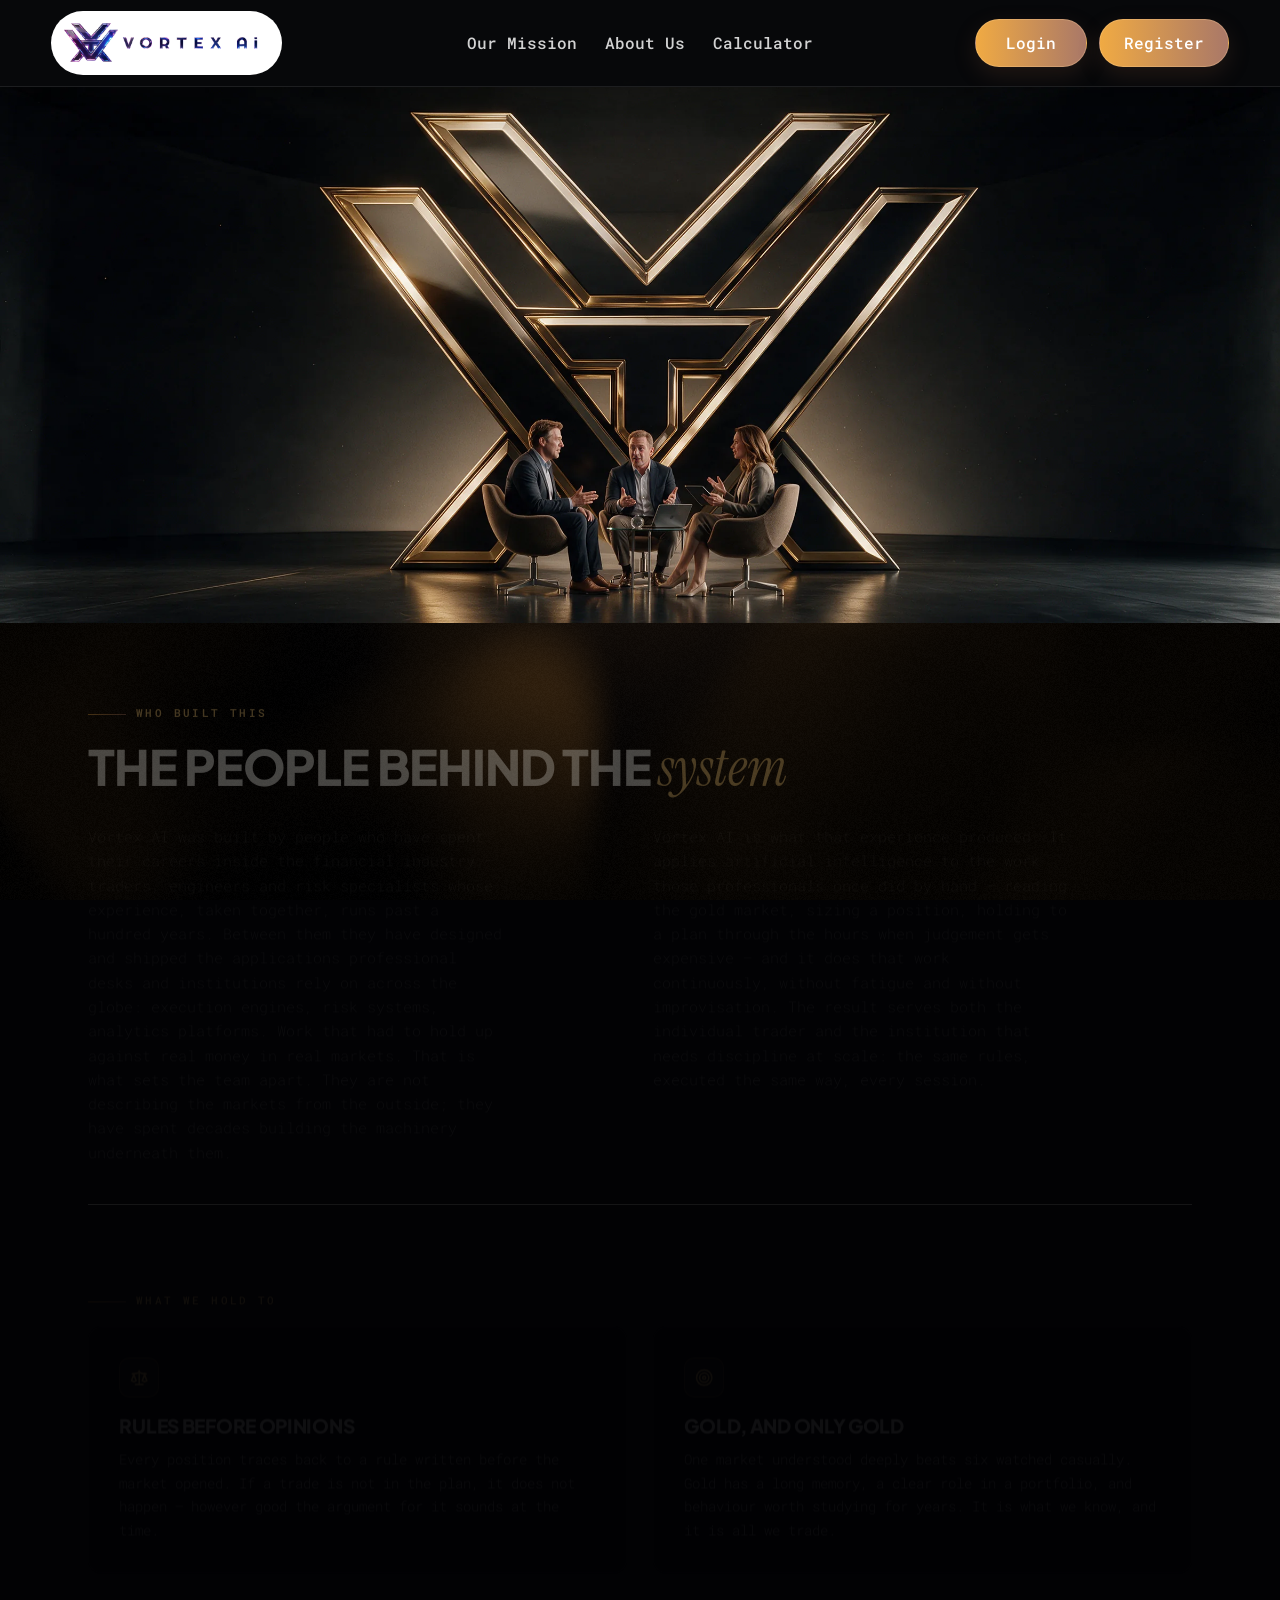
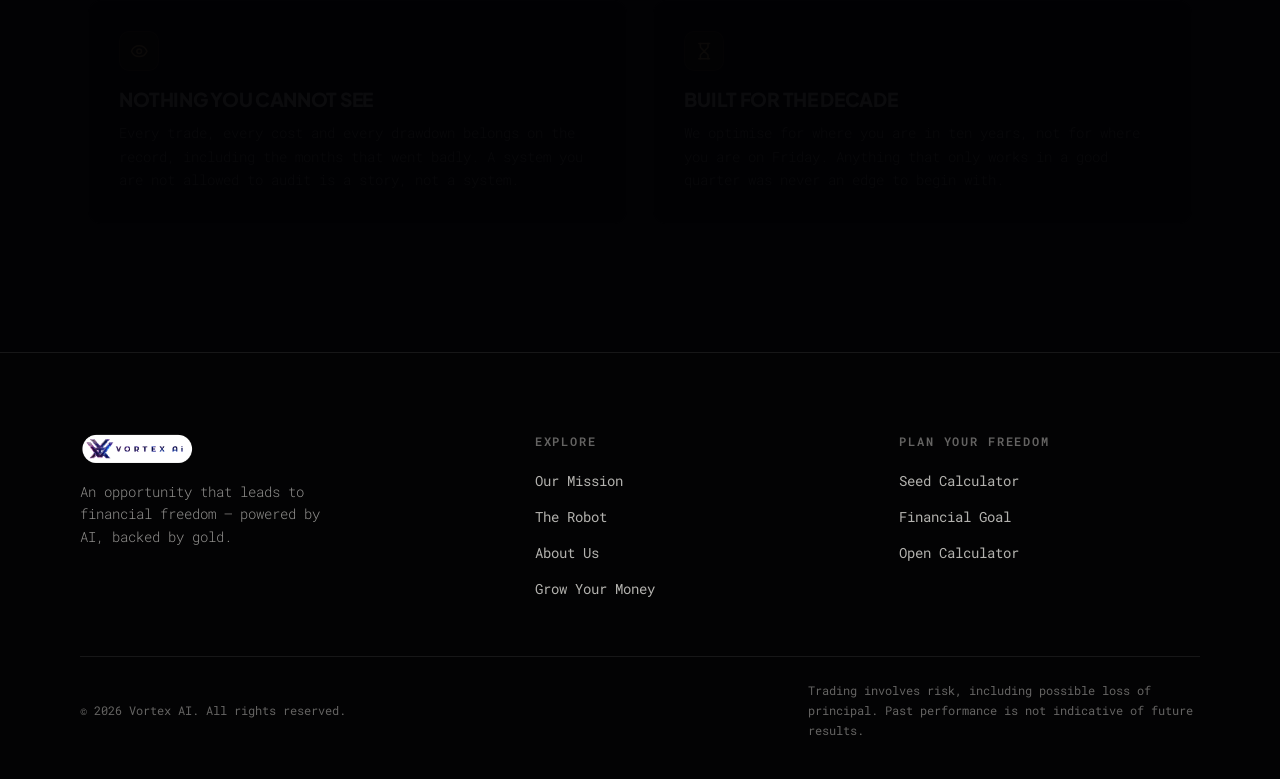
<file: about.html>
<!DOCTYPE html><html lang="en"><head><meta charSet="utf-8"/><meta name="viewport" content="width=device-width, initial-scale=1"/><link rel="stylesheet" href="/_next/static/css/index.LdIbG5nx.css" data-rsc-css-href="/_next/static/css/index.LdIbG5nx.css" data-precedence="vite-rsc/importer-resources"/><link rel="modulepreload" fetchPriority="low" href="/_next/static/chunks/index-BFUt_zBc.js"/><script src="/_next/static/chunks/rolldown-runtime-C60lm6uB.js" type="module" async=""></script><script src="/_next/static/chunks/framework-BgSIrAUN.js" type="module" async=""></script><link rel="preload" href="https://fonts.googleapis.com/css2?family=Instrument+Serif:ital@0;1&amp;family=Plus+Jakarta+Sans:ital,wght@0,200..800;1,200..800&amp;family=Roboto+Mono:wght@300;400;500&amp;display=swap" as="style"/><link rel="modulepreload" href="/_next/static/chunks/layout-segment-context-vY_sH7Ut.js" crossorigin=""/><link rel="modulepreload" href="/_next/static/chunks/AboutContent-CKO5l6PG.js" crossorigin=""/><link rel="modulepreload" href="/_next/static/chunks/HomeSections-CvyePIkG.js" crossorigin=""/><link rel="modulepreload" href="/_next/static/chunks/PageShell-CpxITrzM.js" crossorigin=""/><link rel="modulepreload" href="/_next/static/chunks/SiteNavigation-DFgPQIme.js" crossorigin=""/><title>About Us | Vortex AI</title><meta name="description" content="Vortex AI is an automated gold-trading system built around a single idea: a plan is only worth what you actually execute."/><link rel="shortcut icon" href="/favicon.svg"/><link rel="icon" href="/favicon.svg"/><link rel="preconnect" href="https://fonts.googleapis.com"/><link rel="preconnect" href="https://fonts.gstatic.com" crossorigin="anonymous"/><link href="https://fonts.googleapis.com/css2?family=Instrument+Serif:ital@0;1&amp;family=Plus+Jakarta+Sans:ital,wght@0,200..800;1,200..800&amp;family=Roboto+Mono:wght@300;400;500&amp;display=swap" rel="stylesheet"/><script>Object.assign(((self[Symbol.for("vinext.navigationRuntime")]??={bootstrap:{routeManifest:null},functions:{}}).bootstrap.rsc??={rsc:[]}),{params:{},nav:{"pathname":"/about","searchParams":[]}})</script><link rel="modulepreload" href="/_next/static/chunks/index-BFUt_zBc.js" />
</head><body class="antialiased"><div class="doc-page"><div style="height:100vh" class="relative w-full overflow-hidden aurora-fixed"><canvas class="pointer-events-none absolute inset-0 h-full w-full"></canvas><div class="relative z-10 h-full w-full"></div></div><nav class="site-nav is-visible" aria-label="Primary navigation" aria-hidden="false"><a class="site-nav-brand" href="/" aria-label="Vortex AI"><span class="site-nav-logo-viewport"><img src="/nav-logo-full.png" alt="Vortex AI"/></span></a><button class="site-nav-menu-toggle" type="button" aria-label="Open navigation menu" aria-expanded="false"><span aria-hidden="true"></span><span aria-hidden="true"></span><span aria-hidden="true"></span></button><div class="site-nav-links"><a href="/mission">Our Mission</a><a href="/about">About Us</a><a href="https://votexaicalculator.netlify.app/" rel="noopener noreferrer" target="_blank">Calculator</a></div><div class="site-nav-actions"><button type="button">Login</button><button class="is-primary" type="button">Register</button></div></nav><main class="doc-main"><figure class="about-band about-band-hero"><img alt="Three colleagues in conversation around a low table, seated in front of a monumental gold Vortex mark on a dark studio floor." class="about-band-image" height="1018" src="/about-hero-team.webp" width="2400"/></figure><section class="doc-section" aria-label="The people behind Vortex AI"><div data-reveal="true"><p class="section-eyebrow">Who built this</p><h2 class="section-heading">The people behind the <em>system</em></h2></div><div class="doc-grid doc-grid-2"><div data-reveal="true"><p class="section-lede">Vortex AI was built by people who have spent their careers inside the financial industry — traders, engineers and risk specialists whose experience, taken together, runs past a hundred years. Between them they have designed and shipped the applications professional desks and institutions rely on across the globe: execution engines, risk systems, analytics platforms. Work that had to hold up against real money in real markets. That is what sets the team apart. They are not describing the markets from the outside; they have spent decades building the machinery underneath them.</p></div><div data-reveal="true"><p class="section-lede">Vortex AI is what that experience produced. It applies artificial intelligence to the work those professionals once did by hand — reading the gold market, sizing a position, holding to a plan through the hours when judgement gets expensive — and it does that work continuously, without fatigue and without improvisation. The result serves both the individual trader and the institution that needs discipline at scale: the same rules, executed the same way, every session.</p></div></div></section><section class="doc-section" aria-label="What we hold to"><div data-reveal="true"><p class="section-eyebrow">What we hold to</p></div><div class="doc-grid doc-grid-2"><div data-reveal="true"><article class="doc-card"><span class="doc-card-icon"><svg xmlns="http://www.w3.org/2000/svg" width="24" height="24" viewBox="0 0 24 24" fill="none" stroke="currentColor" stroke-width="2" stroke-linecap="round" stroke-linejoin="round" class="lucide lucide-scale" aria-hidden="true"><path d="M12 3v18"></path><path d="m19 8 3 8a5 5 0 0 1-6 0zV7"></path><path d="M3 7h1a17 17 0 0 0 8-2 17 17 0 0 0 8 2h1"></path><path d="m5 8 3 8a5 5 0 0 1-6 0zV7"></path><path d="M7 21h10"></path></svg></span><h2>Rules before opinions</h2><p>Every position traces back to a rule written before the market opened. If a trade is not in the plan, it does not happen — however good the argument for it sounds at the time.</p></article></div><div data-reveal="true"><article class="doc-card"><span class="doc-card-icon"><svg xmlns="http://www.w3.org/2000/svg" width="24" height="24" viewBox="0 0 24 24" fill="none" stroke="currentColor" stroke-width="2" stroke-linecap="round" stroke-linejoin="round" class="lucide lucide-target" aria-hidden="true"><circle cx="12" cy="12" r="10"></circle><circle cx="12" cy="12" r="6"></circle><circle cx="12" cy="12" r="2"></circle></svg></span><h2>Gold, and only gold</h2><p>One market understood deeply beats six watched casually. Gold has a long memory, a clear role in a portfolio, and behaviour worth studying for years. It is what we know, and it is all we trade.</p></article></div><div data-reveal="true"><article class="doc-card"><span class="doc-card-icon"><svg xmlns="http://www.w3.org/2000/svg" width="24" height="24" viewBox="0 0 24 24" fill="none" stroke="currentColor" stroke-width="2" stroke-linecap="round" stroke-linejoin="round" class="lucide lucide-eye" aria-hidden="true"><path d="M2.062 12.348a1 1 0 0 1 0-.696 10.75 10.75 0 0 1 19.876 0 1 1 0 0 1 0 .696 10.75 10.75 0 0 1-19.876 0"></path><circle cx="12" cy="12" r="3"></circle></svg></span><h2>Nothing you cannot see</h2><p>Every trade, every cost and every drawdown belongs on the record, including the months that went badly. A system you are not allowed to audit is a story, not a system.</p></article></div><div data-reveal="true"><article class="doc-card"><span class="doc-card-icon"><svg xmlns="http://www.w3.org/2000/svg" width="24" height="24" viewBox="0 0 24 24" fill="none" stroke="currentColor" stroke-width="2" stroke-linecap="round" stroke-linejoin="round" class="lucide lucide-hourglass" aria-hidden="true"><path d="M5 22h14"></path><path d="M5 2h14"></path><path d="M17 22v-4.172a2 2 0 0 0-.586-1.414L12 12l-4.414 4.414A2 2 0 0 0 7 17.828V22"></path><path d="M7 2v4.172a2 2 0 0 0 .586 1.414L12 12l4.414-4.414A2 2 0 0 0 17 6.172V2"></path></svg></span><h2>Built for the decade</h2><p>We optimise for where you are in ten years, not for where you are on Friday. Anything that only works in a good quarter was never an edge to begin with.</p></article></div></div></section></main><footer class="site-footer"><div class="footer-shell"><div class="footer-top"><div><div class="footer-brand-logo"><img src="/nav-logo-full.png" alt="" aria-hidden="true" class="footer-brand-mark"/></div><p class="footer-tagline">An opportunity that leads to financial freedom — powered by AI, backed by gold.</p></div><div class="footer-col"><h4>Explore</h4><ul><li><a href="/mission">Our Mission</a></li><li><a href="/#vortex-robot">The Robot</a></li><li><a href="/about">About Us</a></li><li><a href="/#grow-money">Grow Your Money</a></li></ul></div><div class="footer-col"><h4>Plan Your Freedom</h4><ul><li><a href="/#calculator-cta">Seed Calculator</a></li><li><a href="/#financial-goal">Financial Goal</a></li><li><a href="https://votexaicalculator.netlify.app/" target="_blank" rel="noopener noreferrer">Open Calculator</a></li></ul></div></div><hr class="footer-divider"/><div class="footer-bottom"><span>© <!-- -->2026<!-- --> Vortex AI. All rights reserved.</span><span class="footer-disclaimer">Trading involves risk, including possible loss of principal. Past performance is not indicative of future results.</span></div></div></footer></div><script type="module" src="/_next/static/chunks/index-BFUt_zBc.js" id="_R_" async=""></script><script>((self[Symbol.for("vinext.navigationRuntime")]??={bootstrap:{routeManifest:null},functions:{}}).bootstrap.rsc??={rsc:[]}).rsc.push("2:I[\"8c0f216c4604\",[],\"Children\",1]\n")</script><script>((self[Symbol.for("vinext.navigationRuntime")]??={bootstrap:{routeManifest:null},functions:{}}).bootstrap.rsc??={rsc:[]}).rsc.push("3:I[\"593f344dc510\",[],\"GlobalErrorBoundary\",1]\n")</script><script>((self[Symbol.for("vinext.navigationRuntime")]??={bootstrap:{routeManifest:null},functions:{}}).bootstrap.rsc??={rsc:[]}).rsc.push("4:I[\"0b874ad30386\",[],\"default\",1]\n")</script><script>((self[Symbol.for("vinext.navigationRuntime")]??={bootstrap:{routeManifest:null},functions:{}}).bootstrap.rsc??={rsc:[]}).rsc.push("5:I[\"593f344dc510\",[],\"ErrorBoundary\",1]\n")</script><script>((self[Symbol.for("vinext.navigationRuntime")]??={bootstrap:{routeManifest:null},functions:{}}).bootstrap.rsc??={rsc:[]}).rsc.push("6:I[\"15c18cfaeeff\",[],\"LayoutSegmentProvider\",1]\n")</script><script>((self[Symbol.for("vinext.navigationRuntime")]??={bootstrap:{routeManifest:null},functions:{}}).bootstrap.rsc??={rsc:[]}).rsc.push("7:I[\"8c0f216c4604\",[],\"Slot\",1]\n")</script><script>((self[Symbol.for("vinext.navigationRuntime")]??={bootstrap:{routeManifest:null},functions:{}}).bootstrap.rsc??={rsc:[]}).rsc.push("8:I[\"9276801271d6\",[],\"AppRouterScrollTarget\",1]\n")</script><script>((self[Symbol.for("vinext.navigationRuntime")]??={bootstrap:{routeManifest:null},functions:{}}).bootstrap.rsc??={rsc:[]}).rsc.push("9:I[\"593f344dc510\",[],\"RedirectBoundary\",1]\n")</script><script>((self[Symbol.for("vinext.navigationRuntime")]??={bootstrap:{routeManifest:null},functions:{}}).bootstrap.rsc??={rsc:[]}).rsc.push(":HL[\"/_next/static/css/index.LdIbG5nx.css\",\"style\"     ]\n")</script><script>((self[Symbol.for("vinext.navigationRuntime")]??={bootstrap:{routeManifest:null},functions:{}}).bootstrap.rsc??={rsc:[]}).rsc.push(":HL[\"https://fonts.googleapis.com/css2?family=Instrument+Serif:ital@0;1\u0026family=Plus+Jakarta+Sans:ital,wght@0,200..800;1,200..800\u0026family=Roboto+Mono:wght@300;400;500\u0026display=swap\",\"style\"     ]\n")</script><script>((self[Symbol.for("vinext.navigationRuntime")]??={bootstrap:{routeManifest:null},functions:{}}).bootstrap.rsc??={rsc:[]}).rsc.push("0:{\"__route\":\"route:/about\",\"__interceptionContext\":null,\"__layoutIds\":[\"layout:/\"],\"__rootLayout\":\"/\",\"__sourcePage\":\"/about/page\",\"page:/about\":\"$L1\",\"layout:/\":[[[[\"$\",\"link\",\"css:/_next/static/css/index.LdIbG5nx.css\",{\"rel\":\"stylesheet\",\"precedence\":\"vite-rsc/importer-resources\",\"href\":\"/_next/static/css/index.LdIbG5nx.css\",\"data-rsc-css-href\":\"/_next/static/css/index.LdIbG5nx.css\"}],\"$undefined\"],[\"$\",\"html\",null,{\"lang\":\"en\",\"children\":[[\"$\",\"head\",null,{\"children\":[[\"$\",\"link\",null,{\"rel\":\"preconnect\",\"href\":\"https://fonts.googleapis.com\"}],[\"$\",\"link\",null,{\"rel\":\"preconnect\",\"href\":\"https://fonts.gstatic.com\",\"crossOrigin\":\"anonymous\"}],[\"$\",\"link\",null,{\"href\":\"https://fonts.googleapis.com/css2?family=Instrument+Serif:ital@0;1\u0026family=Plus+Jakarta+Sans:ital,wght@0,200..800;1,200..800\u0026family=Roboto+Mono:wght@300;400;500\u0026display=swap\",\"rel\":\"stylesheet\"}]]}],[\"$\",\"body\",null,{\"className\":\"antialiased\",\"children\":[\"$\",\"$L2\",null,{}]}]]}]],null],\"route:/about\":[[[\"$\",\"meta\",null,{\"charSet\":\"utf-8\"}],[[\"$\",\"title\",\"0\",{\"children\":\"About Us | Vortex AI\"}],[\"$\",\"meta\",\"1\",{\"name\":\"description\",\"content\":\"Vortex AI is an automated gold-trading system built around a single idea: a plan is only worth what you actually execute.\"}],[\"$\",\"link\",\"2\",{\"rel\":\"shortcut icon\",\"href\":\"/favicon.svg\"}],[\"$\",\"link\",\"3\",{\"rel\":\"icon\",\"href\":\"/favicon.svg\"}]],[[\"$\",\"meta\",\"0\",{\"name\":\"viewport\",\"content\":\"width=device-width, initial-scale=1\"}]]],[\"$\",\"$L3\",null,{\"fallback\":\"$4\",\"children\":[\"$\",\"$L5\",null,{\"fallback\":\"$4\",\"children\":[\"$\",\"$L6\",null,{\"providerId\":\"layout:/\",\"segmentMap\":{\"children\":[\"about\"]},\"children\":[\"$\",\"$L7\",null,{\"id\":\"layout:/\",\"parallelSlots\":\"$undefined\",\"children\":[\"$\",\"$L8\",null,{\"children\":[\"$\",\"$L9\",null,{\"children\":[[\"$\",\"$L6\",null,{\"providerId\":\"page:/about\",\"segmentMap\":{\"children\":[\"__PAGE__\"]},\"children\":[\"$\",\"$L7\",null,{\"id\":\"page:/about\"}]}],null]}]}]}]}]}]}],null,null],\"__layoutFlags\":{\"layout:/\":\"s\"},\"__artifactCompatibility\":{\"schemaVersion\":1,\"graphVersion\":\"app-route-graph:5d73bdb41b200fd7\",\"deploymentVersion\":\"5cbc5ebb-9104-4664-b67b-b5694ac622ce\",\"appElementsSchemaVersion\":1,\"rscPayloadSchemaVersion\":1,\"rootBoundaryId\":\"/\",\"renderEpoch\":null},\"__renderObservation\":{\"schemaVersion\":1,\"output\":{\"kind\":\"app-rsc\",\"mountedSlotsFingerprint\":null,\"renderEpoch\":null,\"rootBoundaryId\":\"/\",\"routeId\":\"route:/about\"},\"completeness\":\"partial\",\"boundaryOutcome\":{\"kind\":\"unknown\"},\"requestApis\":[{\"kind\":\"connection\",\"status\":\"unknown\"},{\"kind\":\"cookies\",\"status\":\"unknown\"},{\"kind\":\"draftMode\",\"status\":\"unknown\"},{\"kind\":\"headers\",\"status\":\"unknown\"},{\"kind\":\"params\",\"status\":\"unknown\"},{\"kind\":\"searchParams\",\"status\":\"unknown\"}],\"dynamicFetches\":[],\"cacheTags\":[\"/about\",\"_N_T_/about\",\"_N_T_/about/layout\",\"_N_T_/about/page\",\"_N_T_/layout\"],\"pathTags\":[\"/about\"],\"cacheability\":\"unknown\",\"downgrade\":{\"target\":\"freshRender\",\"reasons\":[{\"code\":\"CP_DOWNGRADE_CACHEABILITY_UNKNOWN\",\"target\":\"freshRender\"},{\"code\":\"CP_DOWNGRADE_INCOMPLETE_OBSERVATION\",\"completeness\":\"partial\",\"target\":\"freshRender\"},{\"code\":\"CP_DOWNGRADE_UNKNOWN_REQUEST_API\",\"requestApi\":\"connection\",\"target\":\"freshRender\"},{\"code\":\"CP_DOWNGRADE_UNKNOWN_REQUEST_API\",\"requestApi\":\"cookies\",\"target\":\"freshRender\"},{\"code\":\"CP_DOWNGRADE_UNKNOWN_REQUEST_API\",\"requestApi\":\"draftMode\",\"target\":\"freshRender\"},{\"code\":\"CP_DOWNGRADE_UNKNOWN_REQUEST_API\",\"requestApi\":\"headers\",\"target\":\"freshRender\"},{\"code\":\"CP_DOWNGRADE_UNKNOWN_REQUEST_API\",\"requestApi\":\"params\",\"target\":\"freshRender\"},{\"code\":\"CP_DOWNGRADE_UNKNOWN_REQUEST_API\",\"requestApi\":\"searchParams\",\"target\":\"freshRender\"}],\"fallback\":{\"kind\":\"breakerFallback\",\"code\":\"CP_PRIVATE_DYNAMIC_DOWNGRADE\",\"mode\":\"renderFresh\",\"scope\":\"affectedOutput\",\"fields\":{\"reasonCodes\":[\"CP_DOWNGRADE_CACHEABILITY_UNKNOWN\",\"CP_DOWNGRADE_INCOMPLETE_OBSERVATION\",\"CP_DOWNGRADE_UNKNOWN_REQUEST_API\",\"CP_DOWNGRADE_UNKNOWN_REQUEST_API\",\"CP_DOWNGRADE_UNKNOWN_REQUEST_API\",\"CP_DOWNGRADE_UNKNOWN_REQUEST_API\",\"CP_DOWNGRADE_UNKNOWN_REQUEST_API\",\"CP_DOWNGRADE_UNKNOWN_REQUEST_API\"],\"target\":\"freshRender\"}},\"isPublicCacheCandidate\":false}}}\n")</script><script>((self[Symbol.for("vinext.navigationRuntime")]??={bootstrap:{routeManifest:null},functions:{}}).bootstrap.rsc??={rsc:[]}).rsc.push("a:I[\"b8d8b9d601ac\",[],\"AboutContent\",1]\n")</script><script>((self[Symbol.for("vinext.navigationRuntime")]??={bootstrap:{routeManifest:null},functions:{}}).bootstrap.rsc??={rsc:[]}).rsc.push("1:[\"$\",\"$La\",null,{}]\n")</script><script>Object.assign(((self[Symbol.for("vinext.navigationRuntime")]??={bootstrap:{routeManifest:null},functions:{}}).bootstrap.rsc??={rsc:[]}),{"initialCacheKind":"static"});((self[Symbol.for("vinext.navigationRuntime")]??={bootstrap:{routeManifest:null},functions:{}}).bootstrap.rsc??={rsc:[]}).done=true</script></body></html>
</file>
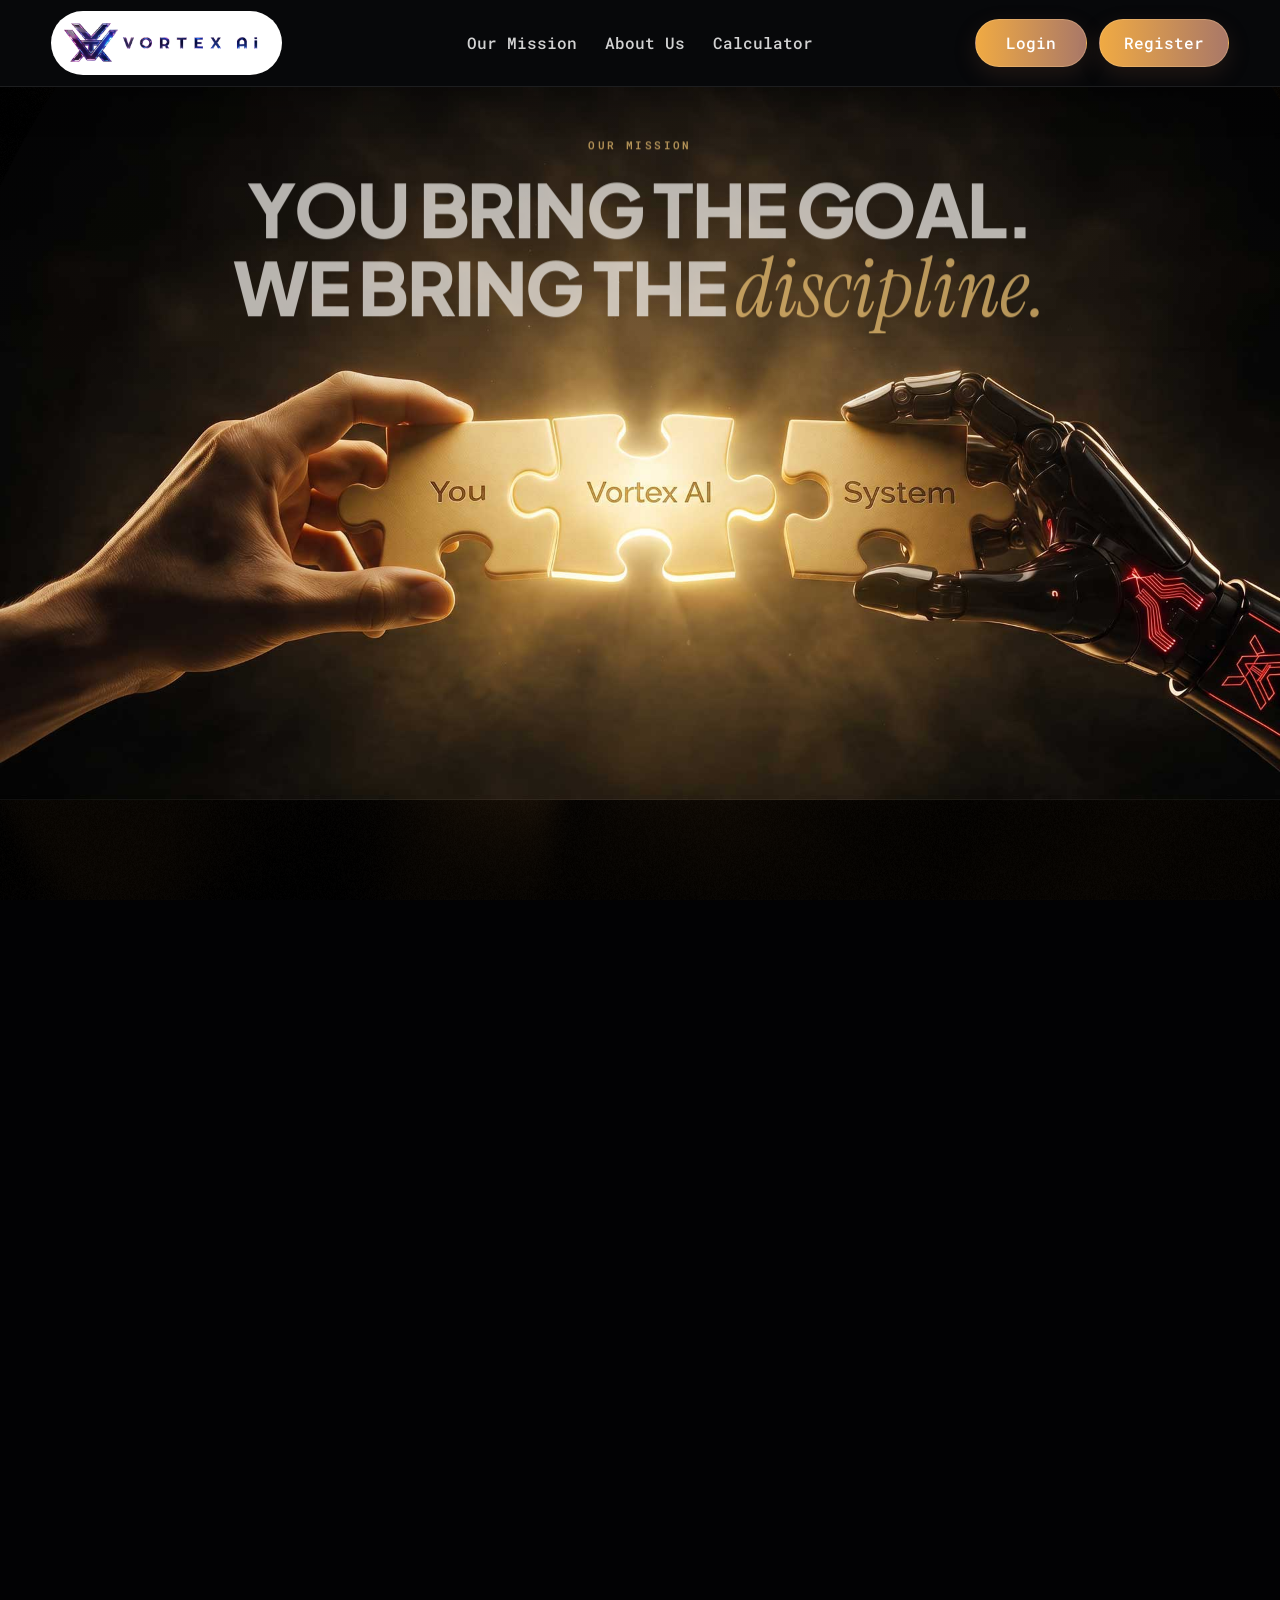
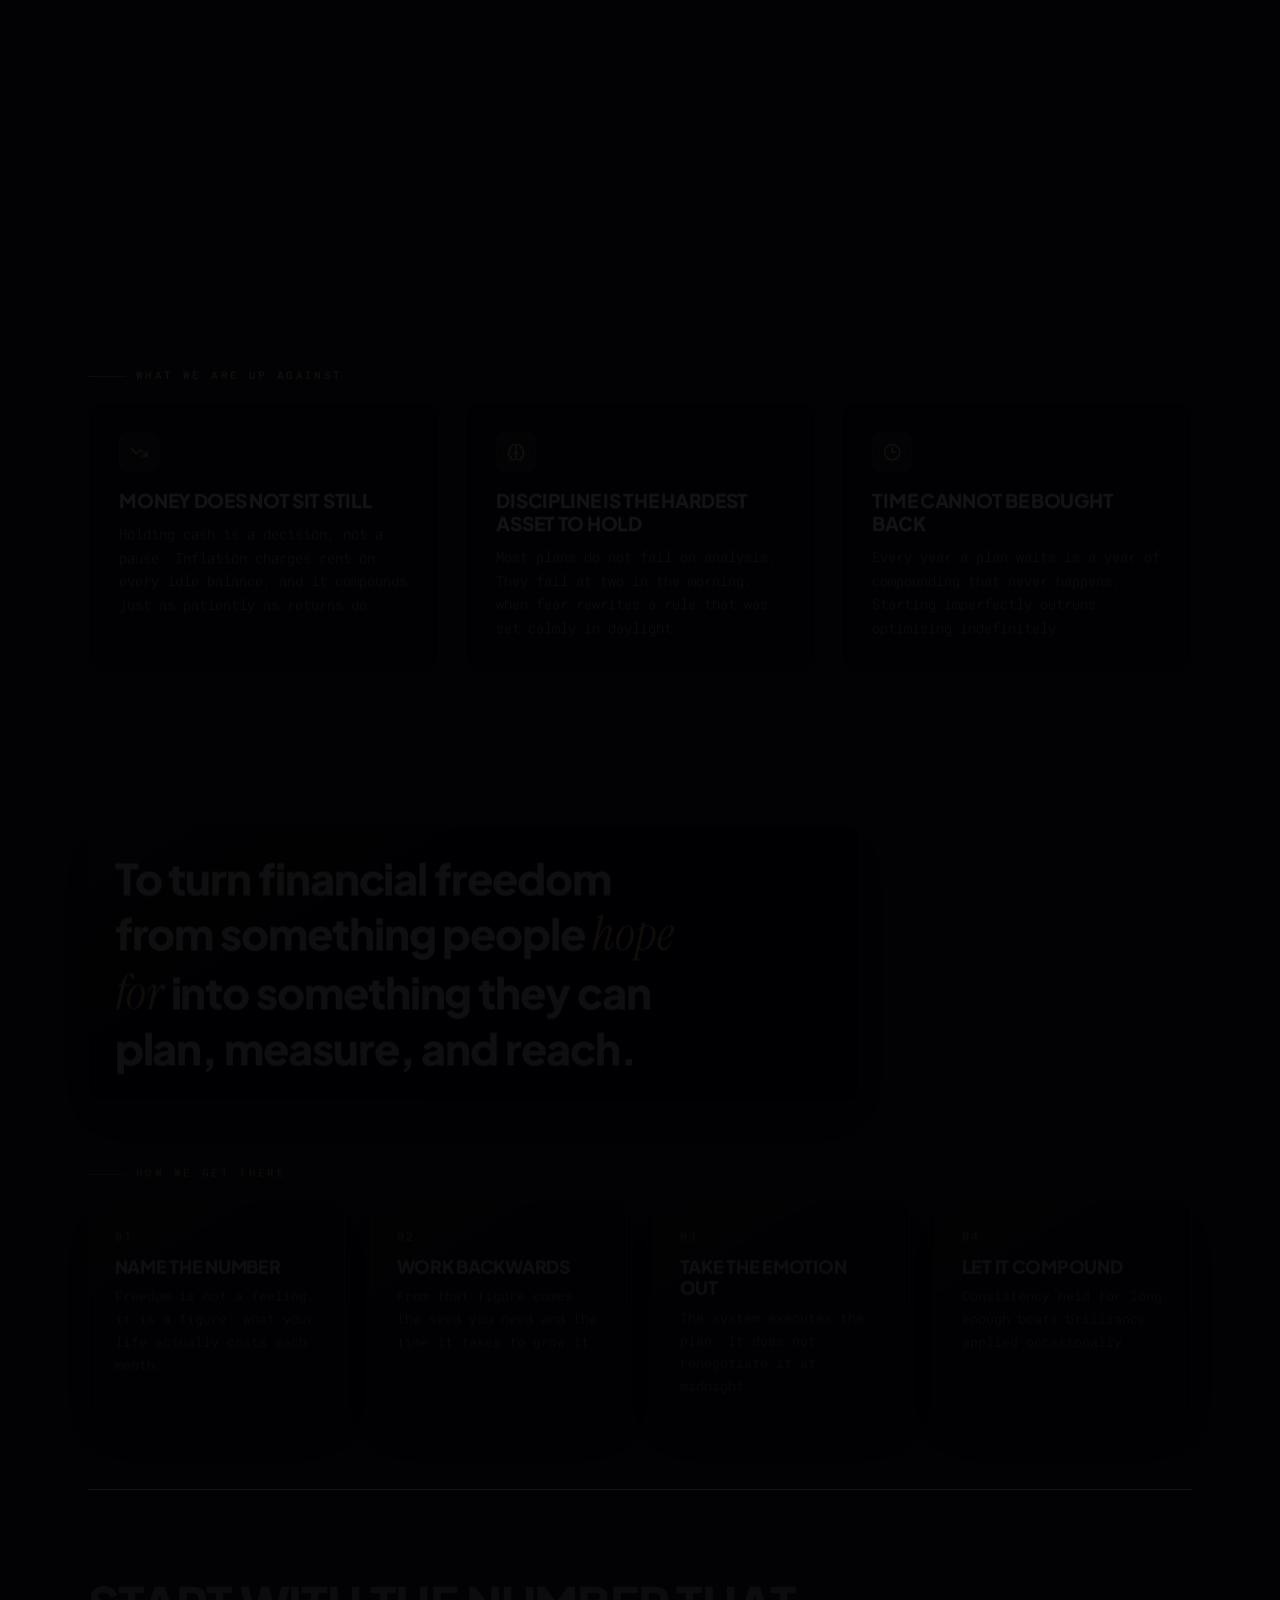
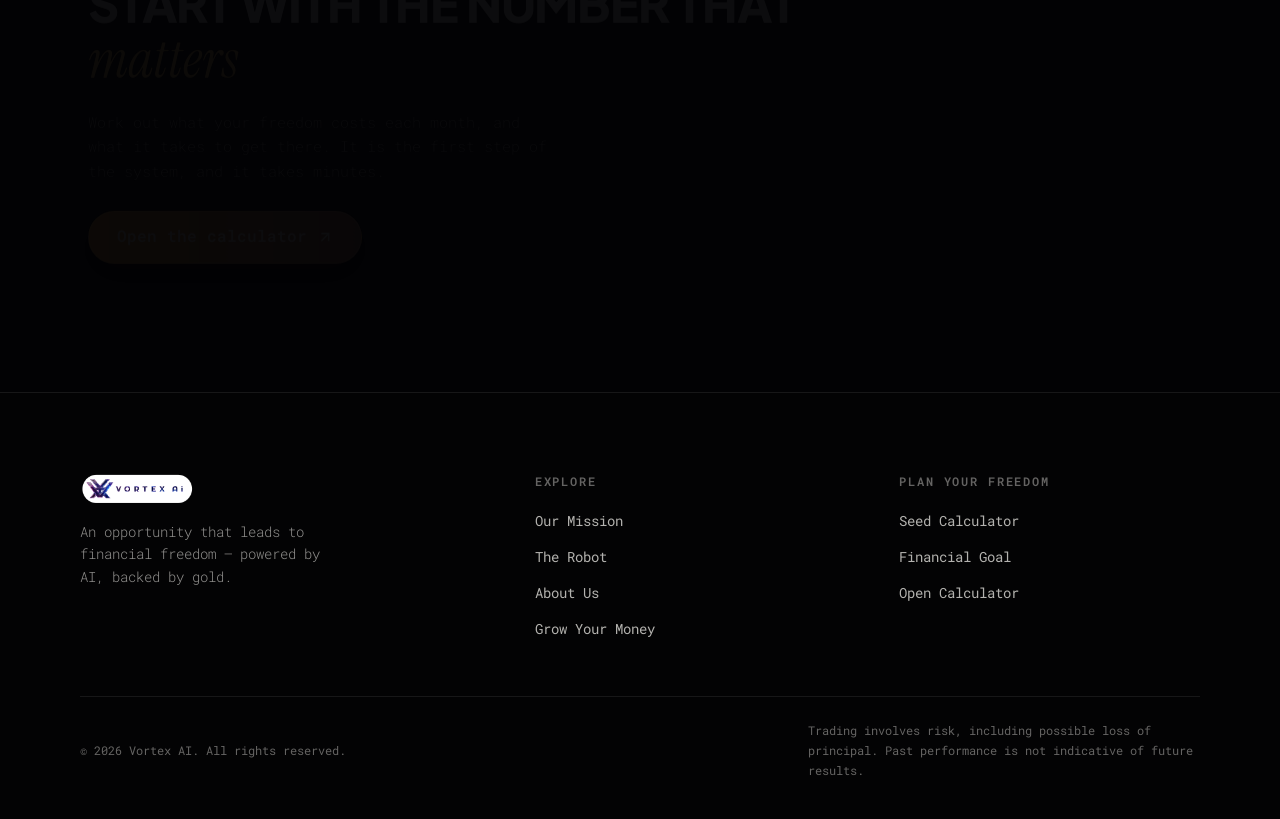
<file: mission.html>
<!DOCTYPE html><html lang="en"><head><meta charSet="utf-8"/><meta name="viewport" content="width=device-width, initial-scale=1"/><link rel="stylesheet" href="/_next/static/css/index.LdIbG5nx.css" data-rsc-css-href="/_next/static/css/index.LdIbG5nx.css" data-precedence="vite-rsc/importer-resources"/><link rel="modulepreload" fetchPriority="low" href="/_next/static/chunks/index-BFUt_zBc.js"/><script src="/_next/static/chunks/rolldown-runtime-C60lm6uB.js" type="module" async=""></script><script src="/_next/static/chunks/framework-BgSIrAUN.js" type="module" async=""></script><link rel="preload" href="https://fonts.googleapis.com/css2?family=Instrument+Serif:ital@0;1&amp;family=Plus+Jakarta+Sans:ital,wght@0,200..800;1,200..800&amp;family=Roboto+Mono:wght@300;400;500&amp;display=swap" as="style"/><link rel="modulepreload" href="/_next/static/chunks/layout-segment-context-vY_sH7Ut.js" crossorigin=""/><link rel="modulepreload" href="/_next/static/chunks/MissionContent-B4LlHOzA.js" crossorigin=""/><link rel="modulepreload" href="/_next/static/chunks/HomeSections-CvyePIkG.js" crossorigin=""/><link rel="modulepreload" href="/_next/static/chunks/PageShell-CpxITrzM.js" crossorigin=""/><link rel="modulepreload" href="/_next/static/chunks/SiteNavigation-DFgPQIme.js" crossorigin=""/><title>Our Mission | Vortex AI</title><meta name="description" content="Making financial freedom a system rather than a stroke of luck — what we are up against, how we get there, and what we commit to."/><link rel="shortcut icon" href="/favicon.svg"/><link rel="icon" href="/favicon.svg"/><link rel="preconnect" href="https://fonts.googleapis.com"/><link rel="preconnect" href="https://fonts.gstatic.com" crossorigin="anonymous"/><link href="https://fonts.googleapis.com/css2?family=Instrument+Serif:ital@0;1&amp;family=Plus+Jakarta+Sans:ital,wght@0,200..800;1,200..800&amp;family=Roboto+Mono:wght@300;400;500&amp;display=swap" rel="stylesheet"/><script>Object.assign(((self[Symbol.for("vinext.navigationRuntime")]??={bootstrap:{routeManifest:null},functions:{}}).bootstrap.rsc??={rsc:[]}),{params:{},nav:{"pathname":"/mission","searchParams":[]}})</script><link rel="modulepreload" href="/_next/static/chunks/index-BFUt_zBc.js" />
</head><body class="antialiased"><div class="doc-page"><div style="height:100vh" class="relative w-full overflow-hidden aurora-fixed"><canvas class="pointer-events-none absolute inset-0 h-full w-full"></canvas><div class="relative z-10 h-full w-full"></div></div><nav class="site-nav is-visible" aria-label="Primary navigation" aria-hidden="false"><a class="site-nav-brand" href="/" aria-label="Vortex AI"><span class="site-nav-logo-viewport"><img src="/nav-logo-full.png" alt="Vortex AI"/></span></a><button class="site-nav-menu-toggle" type="button" aria-label="Open navigation menu" aria-expanded="false"><span aria-hidden="true"></span><span aria-hidden="true"></span><span aria-hidden="true"></span></button><div class="site-nav-links"><a href="/mission">Our Mission</a><a href="/about">About Us</a><a href="https://votexaicalculator.netlify.app/" rel="noopener noreferrer" target="_blank">Calculator</a></div><div class="site-nav-actions"><button type="button">Login</button><button class="is-primary" type="button">Register</button></div></nav><main class="doc-main"><section class="doc-hero mission-hero" aria-label="Our mission"><div class="mission-hero-stage"><div class="mission-hero-behind"><p class="mission-hero-lede fx fx-charfade"><span class="w"><span class="u" style="--i:0">E</span><span class="u" style="--i:1">v</span><span class="u" style="--i:2">e</span><span class="u" style="--i:3">r</span><span class="u" style="--i:4">y</span><span class="u" style="--i:5">o</span><span class="u" style="--i:6">n</span><span class="u" style="--i:7">e</span></span> <span class="w"><span class="u" style="--i:8">h</span><span class="u" style="--i:9">a</span><span class="u" style="--i:10">s</span></span> <span class="w"><span class="u" style="--i:11">a</span></span> <span class="w fx-accent"><span class="u" style="--i:12">p</span><span class="u" style="--i:13">l</span><span class="u" style="--i:14">a</span><span class="u" style="--i:15">n</span><span class="u" style="--i:16">.</span></span><br/><span class="w"><span class="u" style="--i:17">A</span><span class="u" style="--i:18">l</span><span class="u" style="--i:19">m</span><span class="u" style="--i:20">o</span><span class="u" style="--i:21">s</span><span class="u" style="--i:22">t</span></span> <span class="w"><span class="u" style="--i:23">n</span><span class="u" style="--i:24">o</span></span> <span class="w"><span class="u" style="--i:25">o</span><span class="u" style="--i:26">n</span><span class="u" style="--i:27">e</span></span> <span class="w"><span class="u" style="--i:28">h</span><span class="u" style="--i:29">a</span><span class="u" style="--i:30">s</span></span> <span class="w"><span class="u" style="--i:31">t</span><span class="u" style="--i:32">h</span><span class="u" style="--i:33">e</span></span> <span class="w fx-accent"><span class="u" style="--i:34">d</span><span class="u" style="--i:35">i</span><span class="u" style="--i:36">s</span><span class="u" style="--i:37">c</span><span class="u" style="--i:38">i</span><span class="u" style="--i:39">p</span><span class="u" style="--i:40">l</span><span class="u" style="--i:41">i</span><span class="u" style="--i:42">n</span><span class="u" style="--i:43">e</span><span class="u" style="--i:44">.</span></span></p></div><div class="mission-hero-frame"><div class="mission-hero-copy"><p class="section-eyebrow fx fx-charfade" data-reveal="true"><span class="w"><span class="u" style="--i:0">O</span><span class="u" style="--i:1">u</span><span class="u" style="--i:2">r</span></span> <span class="w"><span class="u" style="--i:3">M</span><span class="u" style="--i:4">i</span><span class="u" style="--i:5">s</span><span class="u" style="--i:6">s</span><span class="u" style="--i:7">i</span><span class="u" style="--i:8">o</span><span class="u" style="--i:9">n</span></span></p><h1 class="doc-title fx fx-charfade" data-reveal="true"><span class="w"><span class="u" style="--i:0">Y</span><span class="u" style="--i:1">o</span><span class="u" style="--i:2">u</span></span> <span class="w"><span class="u" style="--i:3">b</span><span class="u" style="--i:4">r</span><span class="u" style="--i:5">i</span><span class="u" style="--i:6">n</span><span class="u" style="--i:7">g</span></span> <span class="w"><span class="u" style="--i:8">t</span><span class="u" style="--i:9">h</span><span class="u" style="--i:10">e</span></span> <span class="w"><span class="u" style="--i:11">g</span><span class="u" style="--i:12">o</span><span class="u" style="--i:13">a</span><span class="u" style="--i:14">l</span><span class="u" style="--i:15">.</span></span><br/><span class="w"><span class="u" style="--i:16">W</span><span class="u" style="--i:17">e</span></span> <span class="w"><span class="u" style="--i:18">b</span><span class="u" style="--i:19">r</span><span class="u" style="--i:20">i</span><span class="u" style="--i:21">n</span><span class="u" style="--i:22">g</span></span> <span class="w"><span class="u" style="--i:23">t</span><span class="u" style="--i:24">h</span><span class="u" style="--i:25">e</span></span> <span class="w fx-accent"><span class="u" style="--i:26">d</span><span class="u" style="--i:27">i</span><span class="u" style="--i:28">s</span><span class="u" style="--i:29">c</span><span class="u" style="--i:30">i</span><span class="u" style="--i:31">p</span><span class="u" style="--i:32">l</span><span class="u" style="--i:33">i</span><span class="u" style="--i:34">n</span><span class="u" style="--i:35">e</span><span class="u" style="--i:36">.</span></span></h1></div><img class="mission-hero-image" src="/mission-hero.jpg" alt="A human hand and a robotic hand bringing together three glowing gold puzzle pieces, labelled You, Vortex AI and System." width="1920" height="1080"/></div></div></section><section class="doc-section" aria-label="What we are up against"><p class="section-eyebrow" data-reveal="true">What we are up against</p><div class="doc-grid doc-grid-3"><div data-reveal="true"><article class="doc-card"><span class="doc-card-icon"><svg xmlns="http://www.w3.org/2000/svg" width="24" height="24" viewBox="0 0 24 24" fill="none" stroke="currentColor" stroke-width="2" stroke-linecap="round" stroke-linejoin="round" class="lucide lucide-trending-down" aria-hidden="true"><path d="M16 17h6v-6"></path><path d="m22 17-8.5-8.5-5 5L2 7"></path></svg></span><h2>Money does not sit still</h2><p>Holding cash is a decision, not a pause. Inflation charges rent on every idle balance, and it compounds just as patiently as returns do.</p></article></div><div data-reveal="true"><article class="doc-card"><span class="doc-card-icon"><svg xmlns="http://www.w3.org/2000/svg" width="24" height="24" viewBox="0 0 24 24" fill="none" stroke="currentColor" stroke-width="2" stroke-linecap="round" stroke-linejoin="round" class="lucide lucide-brain" aria-hidden="true"><path d="M12 18V5"></path><path d="M15 13a4.17 4.17 0 0 1-3-4 4.17 4.17 0 0 1-3 4"></path><path d="M17.598 6.5A3 3 0 1 0 12 5a3 3 0 1 0-5.598 1.5"></path><path d="M17.997 5.125a4 4 0 0 1 2.526 5.77"></path><path d="M18 18a4 4 0 0 0 2-7.464"></path><path d="M19.967 17.483A4 4 0 1 1 12 18a4 4 0 1 1-7.967-.517"></path><path d="M6 18a4 4 0 0 1-2-7.464"></path><path d="M6.003 5.125a4 4 0 0 0-2.526 5.77"></path></svg></span><h2>Discipline is the hardest asset to hold</h2><p>Most plans do not fail on analysis. They fail at two in the morning, when fear rewrites a rule that was set calmly in daylight.</p></article></div><div data-reveal="true"><article class="doc-card"><span class="doc-card-icon"><svg xmlns="http://www.w3.org/2000/svg" width="24" height="24" viewBox="0 0 24 24" fill="none" stroke="currentColor" stroke-width="2" stroke-linecap="round" stroke-linejoin="round" class="lucide lucide-clock3 lucide-clock-3" aria-hidden="true"><circle cx="12" cy="12" r="10"></circle><path d="M12 6v6h4"></path></svg></span><h2>Time cannot be bought back</h2><p>Every year a plan waits is a year of compounding that never happens. Starting imperfectly outruns optimising indefinitely.</p></article></div></div></section><section class="doc-section mission-panel" aria-label="How we get there"><div class="doc-statement mission-panel-statement"><blockquote data-reveal="true">To turn financial freedom from something people <em>hope for</em> <!-- -->into something they can plan, measure, and reach.</blockquote></div><p class="section-eyebrow" data-reveal="true">How we get there</p><ol class="doc-steps"><li data-reveal="true"><div class="doc-step-card"><span class="doc-step-index" aria-hidden="true">01</span><h2>Name the number</h2><p>Freedom is not a feeling, it is a figure: what your life actually costs each month.</p></div></li><li data-reveal="true"><div class="doc-step-card"><span class="doc-step-index" aria-hidden="true">02</span><h2>Work backwards</h2><p>From that figure comes the seed you need and the time it takes to grow it.</p></div></li><li data-reveal="true"><div class="doc-step-card"><span class="doc-step-index" aria-hidden="true">03</span><h2>Take the emotion out</h2><p>The system executes the plan. It does not renegotiate it at midnight.</p></div></li><li data-reveal="true"><div class="doc-step-card"><span class="doc-step-index" aria-hidden="true">04</span><h2>Let it compound</h2><p>Consistency held for long enough beats brilliance applied occasionally.</p></div></li></ol></section><section class="doc-section doc-cta" aria-label="Plan your number"><div data-reveal="true"><h2 class="section-heading">Start with the number that <em>matters</em></h2><p class="section-lede">Work out what your freedom costs each month, and what it takes to get there. It is the first step of the system, and it takes minutes.</p><a class="cta-button" href="https://votexaicalculator.netlify.app/" target="_blank" rel="noopener noreferrer">Open the calculator<svg xmlns="http://www.w3.org/2000/svg" width="24" height="24" viewBox="0 0 24 24" fill="none" stroke="currentColor" stroke-width="2" stroke-linecap="round" stroke-linejoin="round" class="lucide lucide-arrow-up-right" aria-hidden="true"><path d="M7 7h10v10"></path><path d="M7 17 17 7"></path></svg></a></div></section></main><footer class="site-footer"><div class="footer-shell"><div class="footer-top"><div><div class="footer-brand-logo"><img src="/nav-logo-full.png" alt="" aria-hidden="true" class="footer-brand-mark"/></div><p class="footer-tagline">An opportunity that leads to financial freedom — powered by AI, backed by gold.</p></div><div class="footer-col"><h4>Explore</h4><ul><li><a href="/mission">Our Mission</a></li><li><a href="/#vortex-robot">The Robot</a></li><li><a href="/about">About Us</a></li><li><a href="/#grow-money">Grow Your Money</a></li></ul></div><div class="footer-col"><h4>Plan Your Freedom</h4><ul><li><a href="/#calculator-cta">Seed Calculator</a></li><li><a href="/#financial-goal">Financial Goal</a></li><li><a href="https://votexaicalculator.netlify.app/" target="_blank" rel="noopener noreferrer">Open Calculator</a></li></ul></div></div><hr class="footer-divider"/><div class="footer-bottom"><span>© <!-- -->2026<!-- --> Vortex AI. All rights reserved.</span><span class="footer-disclaimer">Trading involves risk, including possible loss of principal. Past performance is not indicative of future results.</span></div></div></footer></div><script type="module" src="/_next/static/chunks/index-BFUt_zBc.js" id="_R_" async=""></script><script>((self[Symbol.for("vinext.navigationRuntime")]??={bootstrap:{routeManifest:null},functions:{}}).bootstrap.rsc??={rsc:[]}).rsc.push("2:I[\"8c0f216c4604\",[],\"Children\",1]\n")</script><script>((self[Symbol.for("vinext.navigationRuntime")]??={bootstrap:{routeManifest:null},functions:{}}).bootstrap.rsc??={rsc:[]}).rsc.push("3:I[\"593f344dc510\",[],\"GlobalErrorBoundary\",1]\n")</script><script>((self[Symbol.for("vinext.navigationRuntime")]??={bootstrap:{routeManifest:null},functions:{}}).bootstrap.rsc??={rsc:[]}).rsc.push("4:I[\"0b874ad30386\",[],\"default\",1]\n")</script><script>((self[Symbol.for("vinext.navigationRuntime")]??={bootstrap:{routeManifest:null},functions:{}}).bootstrap.rsc??={rsc:[]}).rsc.push("5:I[\"593f344dc510\",[],\"ErrorBoundary\",1]\n")</script><script>((self[Symbol.for("vinext.navigationRuntime")]??={bootstrap:{routeManifest:null},functions:{}}).bootstrap.rsc??={rsc:[]}).rsc.push("6:I[\"15c18cfaeeff\",[],\"LayoutSegmentProvider\",1]\n")</script><script>((self[Symbol.for("vinext.navigationRuntime")]??={bootstrap:{routeManifest:null},functions:{}}).bootstrap.rsc??={rsc:[]}).rsc.push("7:I[\"8c0f216c4604\",[],\"Slot\",1]\n")</script><script>((self[Symbol.for("vinext.navigationRuntime")]??={bootstrap:{routeManifest:null},functions:{}}).bootstrap.rsc??={rsc:[]}).rsc.push("8:I[\"9276801271d6\",[],\"AppRouterScrollTarget\",1]\n")</script><script>((self[Symbol.for("vinext.navigationRuntime")]??={bootstrap:{routeManifest:null},functions:{}}).bootstrap.rsc??={rsc:[]}).rsc.push("9:I[\"593f344dc510\",[],\"RedirectBoundary\",1]\n")</script><script>((self[Symbol.for("vinext.navigationRuntime")]??={bootstrap:{routeManifest:null},functions:{}}).bootstrap.rsc??={rsc:[]}).rsc.push(":HL[\"/_next/static/css/index.LdIbG5nx.css\",\"style\"     ]\n")</script><script>((self[Symbol.for("vinext.navigationRuntime")]??={bootstrap:{routeManifest:null},functions:{}}).bootstrap.rsc??={rsc:[]}).rsc.push(":HL[\"https://fonts.googleapis.com/css2?family=Instrument+Serif:ital@0;1\u0026family=Plus+Jakarta+Sans:ital,wght@0,200..800;1,200..800\u0026family=Roboto+Mono:wght@300;400;500\u0026display=swap\",\"style\"     ]\n")</script><script>((self[Symbol.for("vinext.navigationRuntime")]??={bootstrap:{routeManifest:null},functions:{}}).bootstrap.rsc??={rsc:[]}).rsc.push("0:{\"__route\":\"route:/mission\",\"__interceptionContext\":null,\"__layoutIds\":[\"layout:/\"],\"__rootLayout\":\"/\",\"__sourcePage\":\"/mission/page\",\"page:/mission\":\"$L1\",\"layout:/\":[[[[\"$\",\"link\",\"css:/_next/static/css/index.LdIbG5nx.css\",{\"rel\":\"stylesheet\",\"precedence\":\"vite-rsc/importer-resources\",\"href\":\"/_next/static/css/index.LdIbG5nx.css\",\"data-rsc-css-href\":\"/_next/static/css/index.LdIbG5nx.css\"}],\"$undefined\"],[\"$\",\"html\",null,{\"lang\":\"en\",\"children\":[[\"$\",\"head\",null,{\"children\":[[\"$\",\"link\",null,{\"rel\":\"preconnect\",\"href\":\"https://fonts.googleapis.com\"}],[\"$\",\"link\",null,{\"rel\":\"preconnect\",\"href\":\"https://fonts.gstatic.com\",\"crossOrigin\":\"anonymous\"}],[\"$\",\"link\",null,{\"href\":\"https://fonts.googleapis.com/css2?family=Instrument+Serif:ital@0;1\u0026family=Plus+Jakarta+Sans:ital,wght@0,200..800;1,200..800\u0026family=Roboto+Mono:wght@300;400;500\u0026display=swap\",\"rel\":\"stylesheet\"}]]}],[\"$\",\"body\",null,{\"className\":\"antialiased\",\"children\":[\"$\",\"$L2\",null,{}]}]]}]],null],\"route:/mission\":[[[\"$\",\"meta\",null,{\"charSet\":\"utf-8\"}],[[\"$\",\"title\",\"0\",{\"children\":\"Our Mission | Vortex AI\"}],[\"$\",\"meta\",\"1\",{\"name\":\"description\",\"content\":\"Making financial freedom a system rather than a stroke of luck — what we are up against, how we get there, and what we commit to.\"}],[\"$\",\"link\",\"2\",{\"rel\":\"shortcut icon\",\"href\":\"/favicon.svg\"}],[\"$\",\"link\",\"3\",{\"rel\":\"icon\",\"href\":\"/favicon.svg\"}]],[[\"$\",\"meta\",\"0\",{\"name\":\"viewport\",\"content\":\"width=device-width, initial-scale=1\"}]]],[\"$\",\"$L3\",null,{\"fallback\":\"$4\",\"children\":[\"$\",\"$L5\",null,{\"fallback\":\"$4\",\"children\":[\"$\",\"$L6\",null,{\"providerId\":\"layout:/\",\"segmentMap\":{\"children\":[\"mission\"]},\"children\":[\"$\",\"$L7\",null,{\"id\":\"layout:/\",\"parallelSlots\":\"$undefined\",\"children\":[\"$\",\"$L8\",null,{\"children\":[\"$\",\"$L9\",null,{\"children\":[[\"$\",\"$L6\",null,{\"providerId\":\"page:/mission\",\"segmentMap\":{\"children\":[\"__PAGE__\"]},\"children\":[\"$\",\"$L7\",null,{\"id\":\"page:/mission\"}]}],null]}]}]}]}]}]}],null,null],\"__layoutFlags\":{\"layout:/\":\"s\"},\"__artifactCompatibility\":{\"schemaVersion\":1,\"graphVersion\":\"app-route-graph:e565e1ec15cce3dc\",\"deploymentVersion\":\"5cbc5ebb-9104-4664-b67b-b5694ac622ce\",\"appElementsSchemaVersion\":1,\"rscPayloadSchemaVersion\":1,\"rootBoundaryId\":\"/\",\"renderEpoch\":null},\"__renderObservation\":{\"schemaVersion\":1,\"output\":{\"kind\":\"app-rsc\",\"mountedSlotsFingerprint\":null,\"renderEpoch\":null,\"rootBoundaryId\":\"/\",\"routeId\":\"route:/mission\"},\"completeness\":\"partial\",\"boundaryOutcome\":{\"kind\":\"unknown\"},\"requestApis\":[{\"kind\":\"connection\",\"status\":\"unknown\"},{\"kind\":\"cookies\",\"status\":\"unknown\"},{\"kind\":\"draftMode\",\"status\":\"unknown\"},{\"kind\":\"headers\",\"status\":\"unknown\"},{\"kind\":\"params\",\"status\":\"unknown\"},{\"kind\":\"searchParams\",\"status\":\"unknown\"}],\"dynamicFetches\":[],\"cacheTags\":[\"/mission\",\"_N_T_/layout\",\"_N_T_/mission\",\"_N_T_/mission/layout\",\"_N_T_/mission/page\"],\"pathTags\":[\"/mission\"],\"cacheability\":\"unknown\",\"downgrade\":{\"target\":\"freshRender\",\"reasons\":[{\"code\":\"CP_DOWNGRADE_CACHEABILITY_UNKNOWN\",\"target\":\"freshRender\"},{\"code\":\"CP_DOWNGRADE_INCOMPLETE_OBSERVATION\",\"completeness\":\"partial\",\"target\":\"freshRender\"},{\"code\":\"CP_DOWNGRADE_UNKNOWN_REQUEST_API\",\"requestApi\":\"connection\",\"target\":\"freshRender\"},{\"code\":\"CP_DOWNGRADE_UNKNOWN_REQUEST_API\",\"requestApi\":\"cookies\",\"target\":\"freshRender\"},{\"code\":\"CP_DOWNGRADE_UNKNOWN_REQUEST_API\",\"requestApi\":\"draftMode\",\"target\":\"freshRender\"},{\"code\":\"CP_DOWNGRADE_UNKNOWN_REQUEST_API\",\"requestApi\":\"headers\",\"target\":\"freshRender\"},{\"code\":\"CP_DOWNGRADE_UNKNOWN_REQUEST_API\",\"requestApi\":\"params\",\"target\":\"freshRender\"},{\"code\":\"CP_DOWNGRADE_UNKNOWN_REQUEST_API\",\"requestApi\":\"searchParams\",\"target\":\"freshRender\"}],\"fallback\":{\"kind\":\"breakerFallback\",\"code\":\"CP_PRIVATE_DYNAMIC_DOWNGRADE\",\"mode\":\"renderFresh\",\"scope\":\"affectedOutput\",\"fields\":{\"reasonCodes\":[\"CP_DOWNGRADE_CACHEABILITY_UNKNOWN\",\"CP_DOWNGRADE_INCOMPLETE_OBSERVATION\",\"CP_DOWNGRADE_UNKNOWN_REQUEST_API\",\"CP_DOWNGRADE_UNKNOWN_REQUEST_API\",\"CP_DOWNGRADE_UNKNOWN_REQUEST_API\",\"CP_DOWNGRADE_UNKNOWN_REQUEST_API\",\"CP_DOWNGRADE_UNKNOWN_REQUEST_API\",\"CP_DOWNGRADE_UNKNOWN_REQUEST_API\"],\"target\":\"freshRender\"}},\"isPublicCacheCandidate\":false}}}\n")</script><script>((self[Symbol.for("vinext.navigationRuntime")]??={bootstrap:{routeManifest:null},functions:{}}).bootstrap.rsc??={rsc:[]}).rsc.push("a:I[\"3b8cb513ccca\",[],\"MissionContent\",1]\n")</script><script>((self[Symbol.for("vinext.navigationRuntime")]??={bootstrap:{routeManifest:null},functions:{}}).bootstrap.rsc??={rsc:[]}).rsc.push("1:[\"$\",\"$La\",null,{}]\n")</script><script>Object.assign(((self[Symbol.for("vinext.navigationRuntime")]??={bootstrap:{routeManifest:null},functions:{}}).bootstrap.rsc??={rsc:[]}),{"initialCacheKind":"static"});((self[Symbol.for("vinext.navigationRuntime")]??={bootstrap:{routeManifest:null},functions:{}}).bootstrap.rsc??={rsc:[]}).done=true</script></body></html>
</file>
